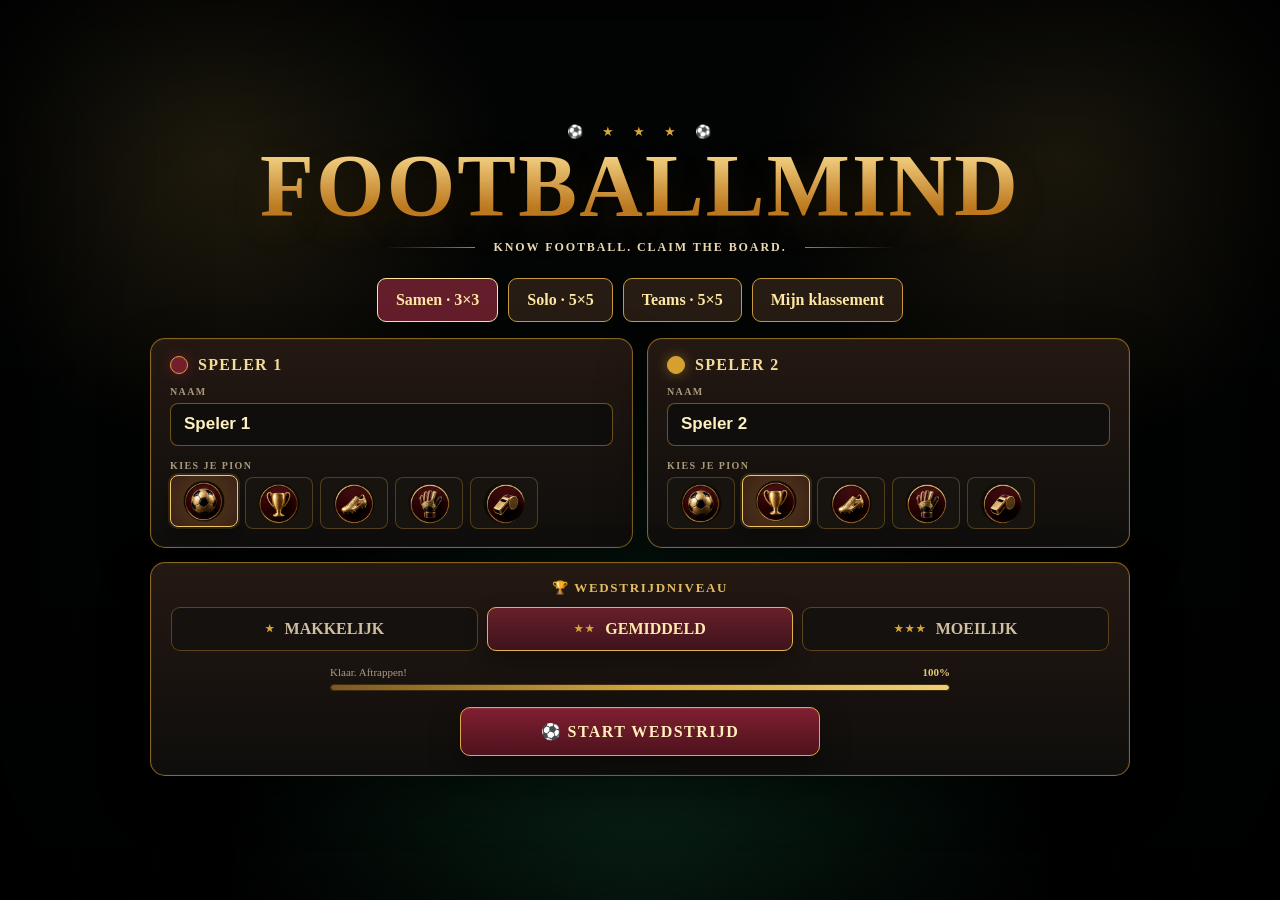
<file: game/index.html>
<!doctype html>
<html lang="nl">
<head>
  <meta charset="utf-8">
  <meta name="viewport" content="width=device-width, initial-scale=1">
  <title>FootballMind</title>
  <link rel="stylesheet" href="style.css">
  <link rel="stylesheet" href="solo.css?v=1">
</head>
<body>
  <div class="fm-page">

    <header class="fm-header">
      <section class="fm-level-card">
        <div class="fm-mini-title">🏆 LEVEL</div>
        <div class="fm-level-row">
          <strong id="levelText">GEMIDDELD</strong>
          <select id="difficulty" aria-label="Moeilijkheid">
            <option value="easy">Makkelijk</option>
            <option value="medium" selected>Gemiddeld</option>
            <option value="hard">Moeilijk</option>
          </select>
        </div>
      </section>

      <section class="fm-brand">
        <div class="fm-brand-mark">★ ★ ★</div>
        <h1>FOOTBALLMIND</h1>
        <div class="fm-slogan"><span></span>KNOW FOOTBALL. CLAIM THE BOARD.<span></span></div>
      </section>

      <button class="fm-settings" type="button">⚙ INSTELLINGEN</button>
    </header>

    <main class="fm-layout">
      <section class="fm-game-column">
        <div class="fm-pitch-shell">
          <section id="board" class="board" aria-label="FootballMind speelbord"></section>
        </div>

        <div class="fm-status-row">
          <span id="message" role="status"></span>
          <span id="sourceStatus">Database laden...</span>
          <span class="fm-hidden-counter"><span id="filled">0</span> / 9</span>
        </div>

        <nav class="fm-bottom-nav" aria-label="Spelacties">
          <button type="button" class="fm-nav-btn">▣ CATEGORIEËN</button>
          <button type="button" class="fm-nav-btn muted" disabled>↶ ONGEDAAN MAKEN</button>
          <button id="newGame" type="button" class="fm-nav-btn primary">⟳ NIEUW SPEL</button>
          <button type="button" class="fm-nav-btn">▥ STATISTIEKEN</button>
        </nav>
      </section>

      <aside class="fm-sidebar">
        <section class="fm-panel fm-turn-panel">
          <h2>BEURT</h2>
          <div class="fm-player active">
            <span class="fm-player-avatar p1"></span>
            <div><strong>SPELER</strong><small>1</small></div>
            <b>0</b>
          </div>
          <div class="fm-player">
            <span class="fm-player-avatar p2"></span>
            <div><strong>SPELER</strong><small>2</small></div>
            <b>0</b>
          </div>
          <p class="fm-one-answer">ÉÉN ANTWOORD PER BEURT</p>
        </section>

        <section class="fm-panel">
          <h2>HOE HET WERKT</h2>
          <div class="fm-howto">
            <p><span>⌕</span> Zoek een speler die past bij de <strong>rij én kolom</strong>.</p>
            <p><span>✓</span> Goed antwoord? Het vak wordt jouw kleur.</p>
            <p><span>↻</span> Fout? Dan is de beurt voor je tegenstander.</p>
          </div>
        </section>

        <section class="fm-panel fm-mode-panel">
          <h2>SPEEL 3×3 OF 5×5</h2>
          <div class="fm-mode-buttons">
            <button class="active" type="button">3 × 3</button>
            <button type="button" disabled>5 × 5</button>
          </div>
        </section>

        <section class="fm-panel fm-stats-panel">
          <h2>JOUW STATISTIEKEN</h2>
          <div><span>🏆 Gewonnen</span><b>—</b></div>
          <div><span>★ Beste reeks</span><b>—</b></div>
          <div><span>◎ Nauwkeurigheid</span><b>—</b></div>
        </section>
      </aside>
    </main>
  </div>

  <script src="database.js?v=5"></script>
  <script src="script.js?v=6"></script>
  <script src="solo.js?v=1"></script>
  <script src="fullscreen.js?v=1"></script>
</body>
</html>
</file>
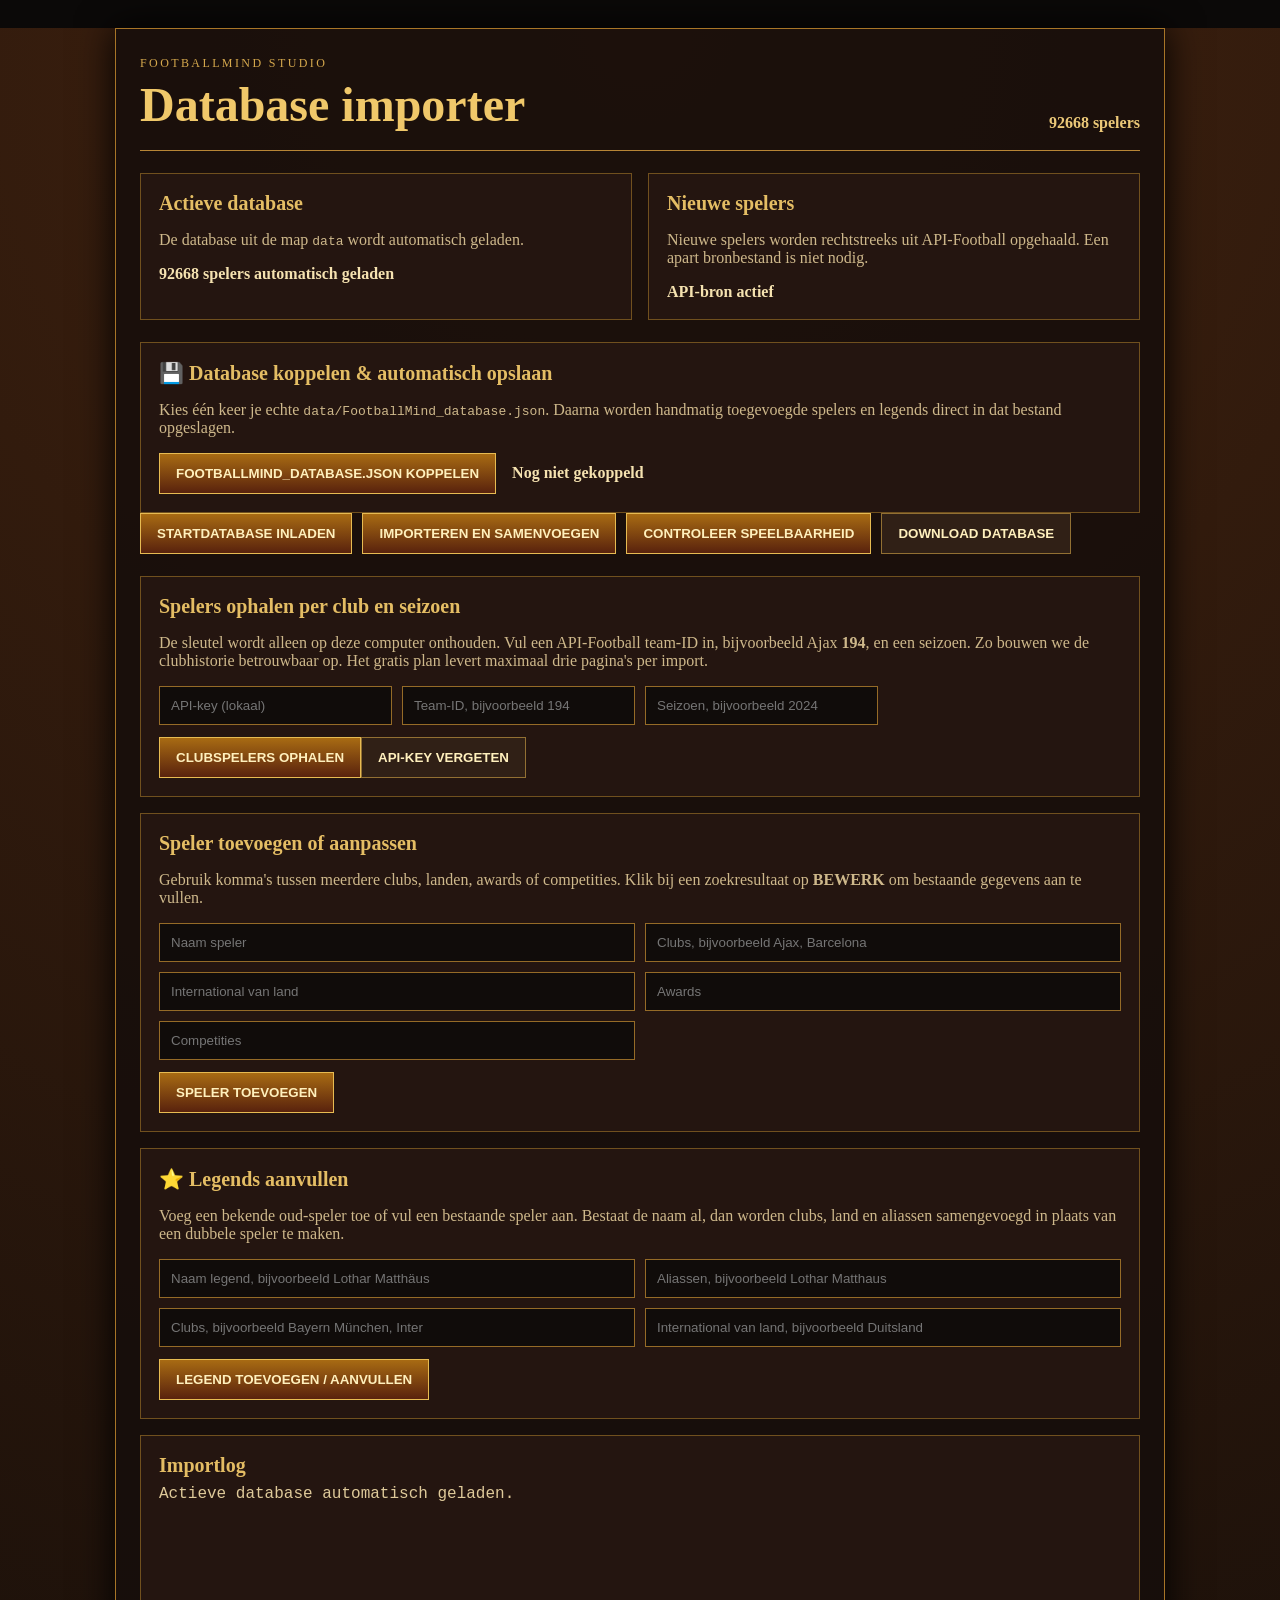
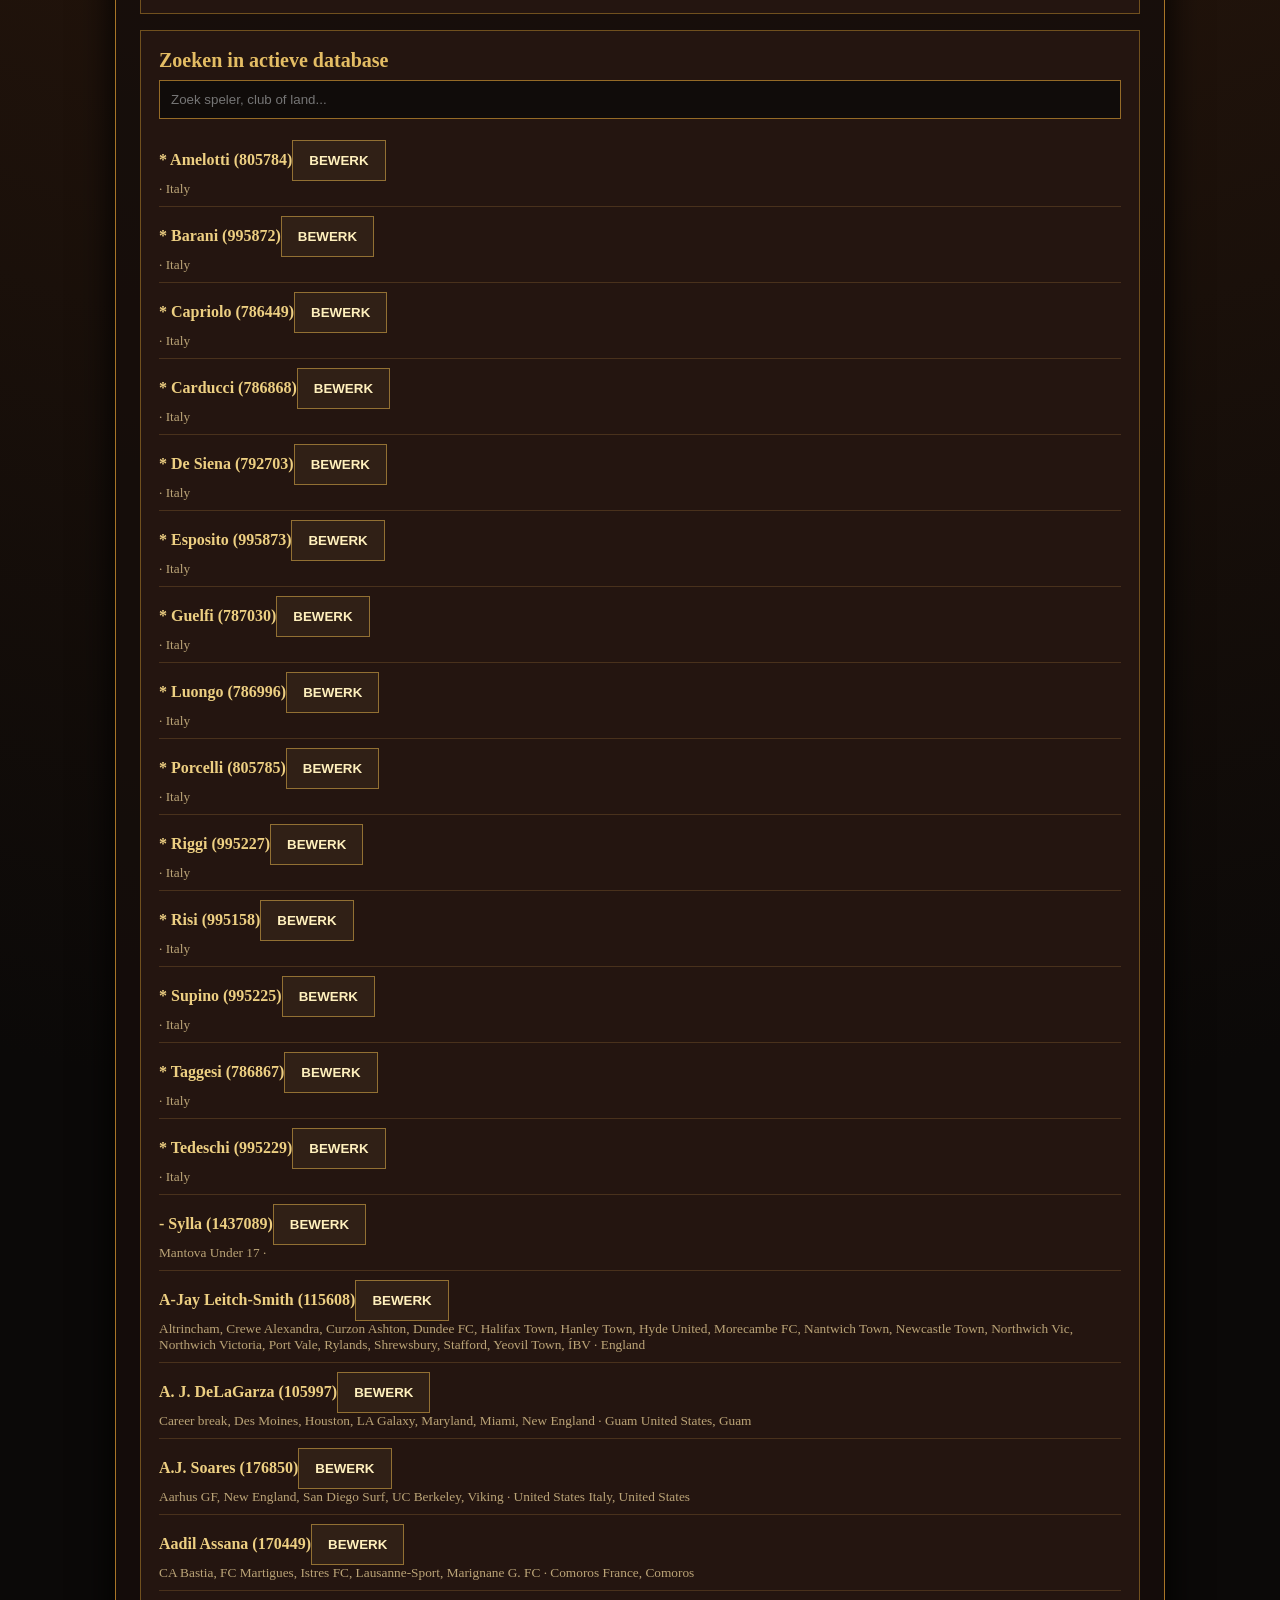
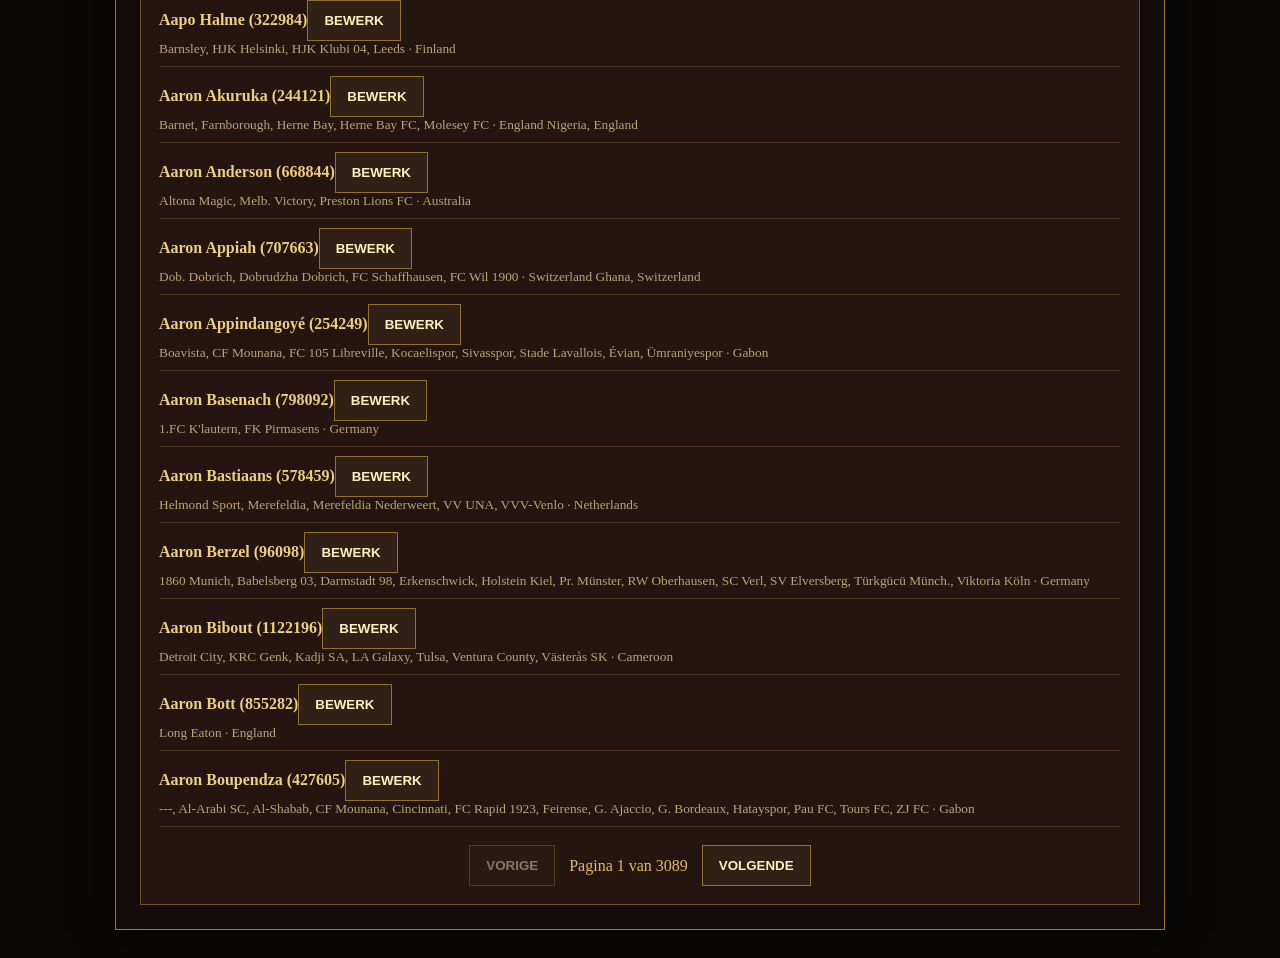
<file: Importer/index.html>
<!doctype html>
<html lang="nl">
<head>
  <meta charset="utf-8">
  <meta name="viewport" content="width=device-width, initial-scale=1">
  <title>FootballMind Importer</title>
  <link rel="stylesheet" href="style.css">
</head>
<body>
  <main class="studio">
    <header><div><span>FOOTBALLMIND STUDIO</span><h1>Database importer</h1></div><strong id="count">0 spelers</strong></header>
    <section class="cards">
      <article><h2>Actieve database</h2><p>De database uit de map <code>data</code> wordt automatisch geladen.</p><strong id="databaseStatus">Database laden...</strong></article>
      <article><h2>Nieuwe spelers</h2><p>Nieuwe spelers worden rechtstreeks uit API-Football opgehaald. Een apart bronbestand is niet nodig.</p><strong>API-bron actief</strong></article>
    </section>
    <section class="panel">
      <h2>💾 Database koppelen & automatisch opslaan</h2>
      <p>Kies één keer je echte <code>data/FootballMind_database.json</code>. Daarna worden handmatig toegevoegde spelers en legends direct in dat bestand opgeslagen.</p>
      <button id="connectDatabase">FOOTBALLMIND_DATABASE.JSON KOPPELEN</button>
      <strong id="saveStatus" style="margin-left:12px;">Nog niet gekoppeld</strong>
    </section>
    <section class="actions"><button id="seedImport">STARTDATABASE INLADEN</button><button id="merge">IMPORTEREN EN SAMENVOEGEN</button><button id="validate">CONTROLEER SPEELBAARHEID</button><button id="download" class="secondary">DOWNLOAD DATABASE</button></section>
    <section class="panel"><h2>Spelers ophalen per club en seizoen</h2><p>De sleutel wordt alleen op deze computer onthouden. Vul een API-Football team-ID in, bijvoorbeeld Ajax <strong>194</strong>, en een seizoen. Zo bouwen we de clubhistorie betrouwbaar op. Het gratis plan levert maximaal drie pagina's per import.</p><div class="form-grid api-grid"><input id="apiKey" type="password" placeholder="API-key (lokaal)" autocomplete="off"><input id="teamId" type="number" placeholder="Team-ID, bijvoorbeeld 194"><input id="season" type="number" placeholder="Seizoen, bijvoorbeeld 2024"></div><button id="fetchApi">CLUBSPELERS OPHALEN</button><button id="clearApiKey" class="secondary">API-KEY VERGETEN</button></section>
    <section class="panel"><h2>Speler toevoegen of aanpassen</h2><p>Gebruik komma's tussen meerdere clubs, landen, awards of competities. Klik bij een zoekresultaat op <strong>BEWERK</strong> om bestaande gegevens aan te vullen.</p><div class="form-grid"><input id="newName" placeholder="Naam speler"><input id="newClubs" placeholder="Clubs, bijvoorbeeld Ajax, Barcelona"><input id="newInternationals" placeholder="International van land"><input id="newAwards" placeholder="Awards"><input id="newCompetitions" placeholder="Competities"></div><button id="addPlayer">SPELER TOEVOEGEN</button><button id="cancelEdit" class="secondary" hidden>BEWERKEN ANNULEREN</button></section>
    <section class="panel">
      <h2>⭐ Legends aanvullen</h2>
      <p>Voeg een bekende oud-speler toe of vul een bestaande speler aan. Bestaat de naam al, dan worden clubs, land en aliassen samengevoegd in plaats van een dubbele speler te maken.</p>
      <div class="form-grid">
        <input id="legendName" placeholder="Naam legend, bijvoorbeeld Lothar Matthäus">
        <input id="legendAliases" placeholder="Aliassen, bijvoorbeeld Lothar Matthaus">
        <input id="legendClubs" placeholder="Clubs, bijvoorbeeld Bayern München, Inter">
        <input id="legendInternationals" placeholder="International van land, bijvoorbeeld Duitsland">
      </div>
      <button id="addLegend">LEGEND TOEVOEGEN / AANVULLEN</button>
    </section>
    <section class="panel"><h2>Importlog</h2><pre id="log">Laad eerst een databasebestand.</pre></section>
    <section class="panel"><h2>Zoeken in actieve database</h2><input id="search" placeholder="Zoek speler, club of land..."><div id="results"></div><div id="resultsPager" class="results-pager"></div></section>
  </main>
  <script src="../game/database.js?v=5"></script>
  <script src="script.js?v=5"></script>
</body>
</html>
</file>
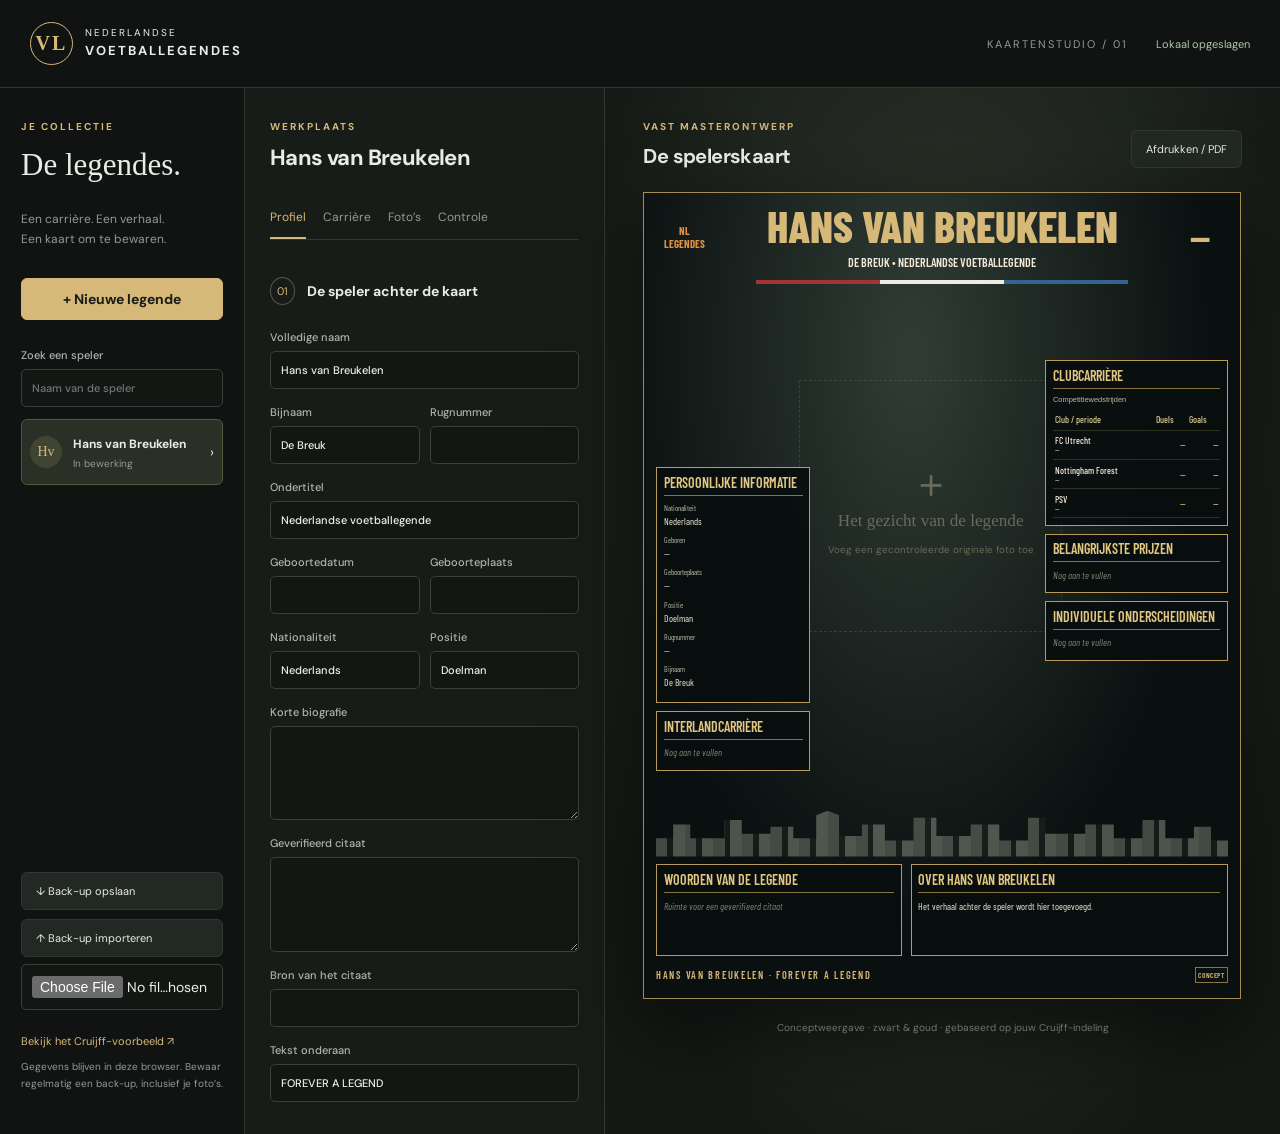
<file: kaartenstudio/index.html>
<!doctype html>
<html lang="nl">
<head><meta charset="utf-8"><meta name="viewport" content="width=device-width,initial-scale=1"><title>Nederlandse Voetballegendes · Studio</title><link rel="stylesheet" href="style.css"></head>
<body>
<header class="topbar"><a class="brand" href="index.html"><span class="brand-icon">VL</span><span>NEDERLANDSE<br><b>VOETBALLEGENDES</b></span></a><span class="edition">KAARTENSTUDIO / 01</span><span id="save-status" role="status">Laden…</span></header>
<main class="workspace">
<aside class="library"><div class="eyebrow">JE COLLECTIE</div><h1>De legendes.</h1><p>Een carrière. Een verhaal.<br>Een kaart om te bewaren.</p><button id="new-player" class="primary">+ Nieuwe legende</button><label class="search-label">Zoek een speler<input id="search" type="search" placeholder="Naam van de speler"></label><div id="players"></div><div class="library-bottom"><button id="backup">↓ Back-up opslaan</button><button id="restore">↑ Back-up importeren</button><input id="import-file" type="file" accept="application/json,.json" hidden><a href="assets/cruijff-referentie.jpeg" target="_blank">Bekijk het Cruijff-voorbeeld ↗</a><p>Gegevens blijven in deze browser. Bewaar regelmatig een back-up, inclusief je foto’s.</p></div></aside>
<section class="editor"><div class="eyebrow">WERKPLAATS</div><h2 id="editor-title">Speler bewerken</h2><nav class="tabs" aria-label="Kaart bewerken"><button data-tab="profile" class="active">Profiel</button><button data-tab="career">Carrière</button><button data-tab="photos">Foto’s</button><button data-tab="check">Controle</button></nav><div id="editor-content"></div></section>
<section class="preview-area"><div class="preview-toolbar"><div><div class="eyebrow">VAST MASTERONTWERP</div><h2>De spelerskaart</h2></div><button id="print">Afdrukken / PDF</button></div><div id="card" class="legend-card"></div><p class="preview-note">Conceptweergave · zwart & goud · gebaseerd op jouw Cruijff-indeling</p></section>
</main>
<dialog id="import-dialog"><h2>Import controleren</h2><p id="import-summary"></p><p>Bestaande ingevulde velden blijven behouden. Alleen lege velden worden aangevuld. Nieuwe spelers worden toegevoegd.</p><div class="dialog-actions"><button id="cancel-import">Annuleren</button><button id="confirm-import" class="primary">Importeren</button></div></dialog>
<div id="toast" role="status" hidden></div><script src="core.js"></script><script src="app.js"></script>
</body></html>
</file>
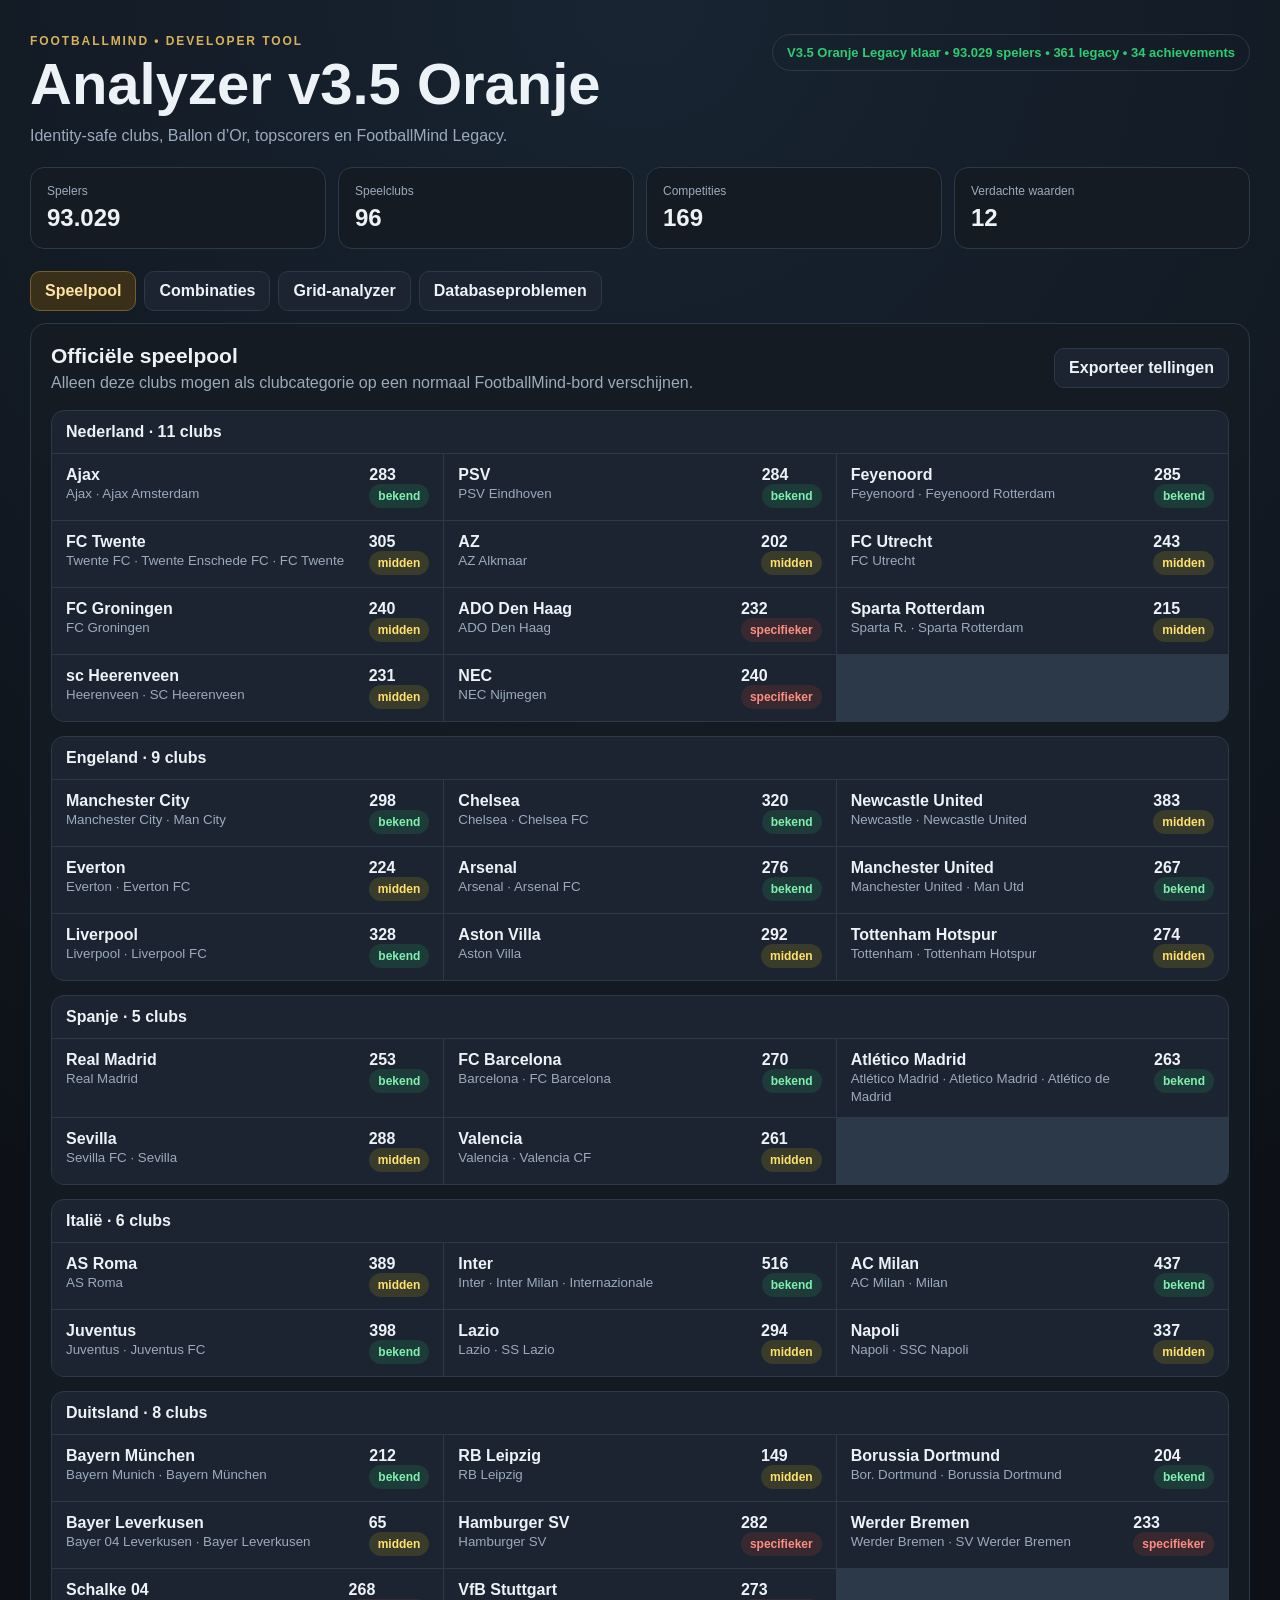
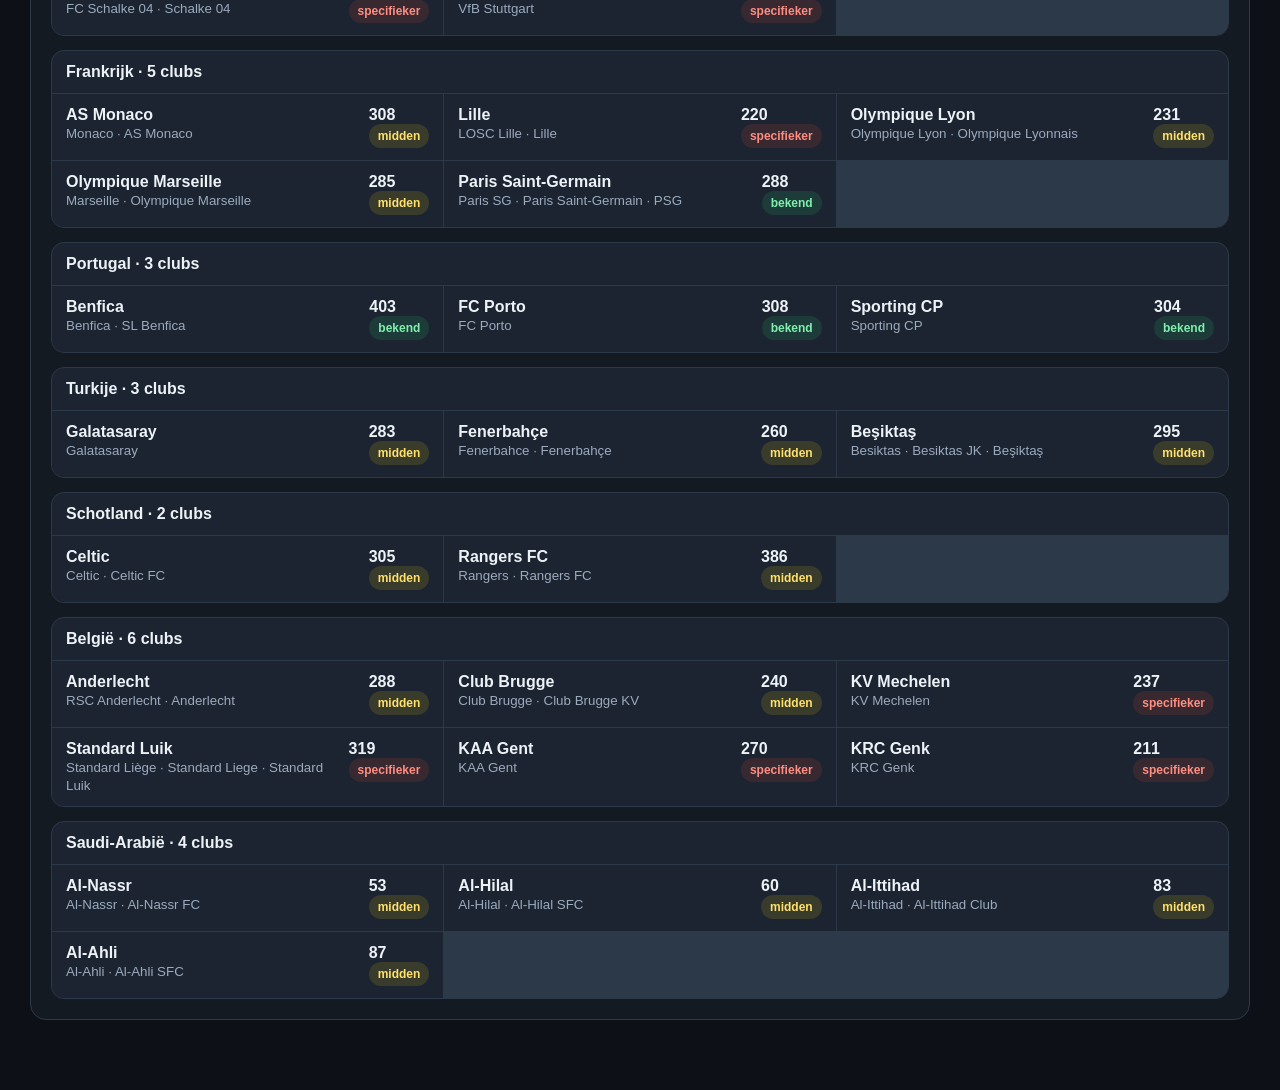
<file: analyzer/analyzer.html>
<!DOCTYPE html>
<html lang="nl">
<head>
  <meta charset="UTF-8" />
  <meta name="viewport" content="width=device-width, initial-scale=1.0" />
  <title>FootballMind Analyzer</title>
  <link rel="stylesheet" href="analyzer.css" />
</head>
<body>
  <main class="shell">
    <header class="hero">
      <div>
        <p class="eyebrow">FOOTBALLMIND • DEVELOPER TOOL</p>
        <h1>Analyzer v3.5 Oranje</h1>
        <p class="sub">Identity-safe clubs, Ballon d’Or, topscorers en FootballMind Legacy.</p>
      </div>
      <div id="loadBadge" class="badge badge-wait">Database laden…</div>
    </header>

    <section class="stats" aria-label="Database statistieken">
      <article><span>Spelers</span><strong id="statPlayers">—</strong></article>
      <article><span>Speelclubs</span><strong id="statPoolClubs">—</strong></article>
      <article><span>Competities</span><strong id="statCompetitions">—</strong></article>
      <article><span>Verdachte waarden</span><strong id="statSuspicious">—</strong></article>
    </section>

    <nav class="tabs" aria-label="Analyzer onderdelen">
      <button class="tab active" data-tab="pool">Speelpool</button>
      <button class="tab" data-tab="combo">Combinaties</button>
      <button class="tab" data-tab="grid">Grid-analyzer</button>
      <button class="tab" data-tab="issues">Databaseproblemen</button>
    </nav>

    <section id="panel-pool" class="panel active">
      <div class="panel-head">
        <div>
          <h2>Officiële speelpool</h2>
          <p>Alleen deze clubs mogen als clubcategorie op een normaal FootballMind-bord verschijnen.</p>
        </div>
        <button id="exportPoolBtn" class="secondary" disabled>Exporteer tellingen</button>
      </div>
      <div id="poolGroups" class="country-groups"></div>
    </section>

    <section id="panel-combo" class="panel">
      <div class="panel-head">
        <div>
          <h2>Combinatie-analyzer</h2>
          <p>Kies twee categorieën en bekijk hoeveel spelers aan beide voorwaarden voldoen.</p>
        </div>
      </div>
      <div class="controls two-col">
        <label>Categorie A<select id="comboA"></select></label>
        <label>Categorie B<select id="comboB"></select></label>
      </div>
      <div class="actions"><button id="analyzeComboBtn" disabled>Analyseer combinatie</button></div>
      <div id="comboResult" class="result empty">Kies twee categorieën.</div>
    </section>

    <section id="panel-grid" class="panel">
      <div class="panel-head">
        <div>
          <h2>3×3 Grid-analyzer</h2>
          <p>Genereer een bord uit de goedgekeurde speelpool en laat alle negen kruisingen keuren.</p>
        </div>
        <div class="actions compact">
          <select id="gridTargetDifficulty" aria-label="Gewenste moeilijkheid">
            <option value="easy">Makkelijk</option>
            <option value="medium" selected>Gemiddeld</option>
            <option value="hard">Moeilijk</option>
          </select>
          <button id="generateGridBtn" disabled>Genereer bord</button>
        </div>
      </div>
      <div id="gridSummary" class="grid-summary empty">Nog geen bord geanalyseerd.</div>
      <div id="gridBoard" class="grid-board"></div>
    </section>

    <section id="panel-issues" class="panel">
      <div class="panel-head">
        <div>
          <h2>Databaseproblemen</h2>
          <p>Waarden die niet als normale club- of competitiecategorie op het bord thuishoren.</p>
        </div>
      </div>
      <div id="issuesList" class="issues"></div>
    </section>
  </main>

  <script src="analyzer.js"></script>
</body>
</html>
</file>
<file: game/style.css>
/* FOOTBALLMIND — MOCKUP REBUILD */
:root{
  --bg:#070706;
  --panel:#160f0b;
  --panel2:#21120d;
  --wine:#4a1119;
  --wine2:#6b1722;
  --gold:#d6a33e;
  --gold2:#f0cf7b;
  --cream:#f5ead2;
  --muted:#a99d86;
  --pitch:#123a18;
  --pitch2:#1f5927;
  --line:rgba(226,174,65,.72);
  --shadow:0 18px 45px rgba(0,0,0,.48);
}

*{box-sizing:border-box}
html,body{min-height:100%;margin:0}
body{
  font-family:Georgia,"Times New Roman",serif;
  color:var(--cream);
  background:
    linear-gradient(rgba(4,4,3,.42),rgba(4,4,3,.72)),
    radial-gradient(circle at 50% 8%,rgba(99,17,25,.30),transparent 34%),
    url("../images/stadium-bg.png") center/cover fixed,
    #060605;
}

body::after{
  content:"";
  position:fixed; inset:0; pointer-events:none;
  background:
    linear-gradient(to bottom,rgba(0,0,0,.02),rgba(0,0,0,.24) 60%,rgba(0,0,0,.64)),
    radial-gradient(circle at 15% 16%,rgba(255,235,177,.10),transparent 10%),
    radial-gradient(circle at 85% 16%,rgba(255,235,177,.10),transparent 10%);
}

button,select{font:inherit}
button{cursor:pointer}
.fm-page{
  position:relative; z-index:1;
  width:min(1320px,calc(100vw - 90px));
  margin:0 auto;
  padding:24px 0 38px;
}

.fm-header{
  position:relative;
  min-height:175px;
  display:grid;
  grid-template-columns:220px 1fr 220px;
  align-items:start;
  gap:18px;
}

.fm-level-card,.fm-settings,.fm-panel{
  background:linear-gradient(180deg,rgba(33,15,11,.96),rgba(14,10,8,.97));
  border:1px solid var(--line);
  box-shadow:var(--shadow);
  border-radius:12px;
}

.fm-level-card{padding:14px 16px;margin-top:20px}
.fm-mini-title{font-size:12px;letter-spacing:.16em;color:var(--gold2);font-weight:800}
.fm-level-row{display:flex;align-items:center;justify-content:space-between;gap:10px;margin-top:6px}
.fm-level-row strong{font-size:20px;color:#fff0cf}
#difficulty{
  max-width:104px;
  color:var(--gold2);
  background:#170f0c;
  border:1px solid rgba(214,163,62,.55);
  border-radius:7px;
  padding:7px 8px;
}

.fm-brand{text-align:center;padding-top:3px}
.fm-brand-mark{color:var(--gold);letter-spacing:.5em;font-size:18px;margin-bottom:4px}
.fm-brand h1{
  margin:0;
  font-family:Impact,"Arial Narrow",sans-serif;
  font-size:clamp(52px,5vw,82px);
  line-height:.95;
  letter-spacing:.035em;
  color:#d6a23c;
  text-shadow:0 2px 0 #6d4511,0 7px 20px rgba(0,0,0,.78);
}
.fm-slogan{
  margin-top:13px;
  display:flex;align-items:center;justify-content:center;gap:13px;
  font-size:13px;font-weight:800;letter-spacing:.15em;color:#eee3cf;
}
.fm-slogan span{width:88px;height:1px;background:linear-gradient(90deg,transparent,var(--gold))}
.fm-slogan span:last-child{background:linear-gradient(90deg,var(--gold),transparent)}

.fm-settings{
  margin-top:20px;
  padding:15px 16px;
  color:var(--gold2);
  font-weight:800;
  letter-spacing:.05em;
}

.fm-layout{
  display:grid;
  grid-template-columns:minmax(0,1fr) 245px;
  gap:16px;
  align-items:start;
}

.fm-pitch-shell{
  position:relative;
  padding:8px;
  border:1px solid rgba(212,160,58,.44);
  background:
    linear-gradient(rgba(7,22,10,.62),rgba(7,18,9,.78)),
    radial-gradient(circle at 50% 50%,rgba(52,106,51,.20),transparent 55%);
  box-shadow:0 20px 55px rgba(0,0,0,.50);
  overflow:hidden;
}
.fm-pitch-shell::before{
  content:"";position:absolute;inset:10px;pointer-events:none;opacity:.24;
  border:1px solid rgba(255,255,255,.26);
  background:
    linear-gradient(90deg,transparent 49.8%,rgba(255,255,255,.32) 50%,transparent 50.2%),
    radial-gradient(circle at 50% 50%,transparent 0 10%,rgba(255,255,255,.28) 10.2% 10.6%,transparent 10.8%);
}

.board{
  position:relative; z-index:1;
  display:grid;
  grid-template-columns:145px repeat(3,minmax(0,1fr));
  grid-template-rows:108px repeat(3,142px);
  gap:6px;
  width:100%;
}

.cell{
  min-width:0;
  border-radius:9px;
  border:1px solid rgba(225,173,64,.82);
  overflow:hidden;
}
.corner{
  border-color:transparent;
  background:transparent;
  display:grid;place-items:center;
}
.fm-corner-ball{font-size:38px;filter:drop-shadow(0 8px 10px rgba(0,0,0,.5))}
.clue{
  background:linear-gradient(180deg,rgba(67,18,19,.97),rgba(28,12,10,.98));
  color:#f5dfaf;
  display:grid;place-items:center;
  box-shadow:inset 0 0 24px rgba(0,0,0,.22),0 8px 18px rgba(0,0,0,.20);
}
.fm-clue-card{
  width:100%;height:100%;
  display:flex;flex-direction:column;align-items:center;justify-content:center;
  gap:8px;padding:10px;text-align:center;
}
.fm-clue-icon{font-size:48px;line-height:1;filter:drop-shadow(0 6px 8px rgba(0,0,0,.42))}
.fm-clue-award .fm-clue-icon{font-size:44px}
.fm-clue-label{
  font-family:Arial,Helvetica,sans-serif;
  font-size:12px;font-weight:900;line-height:1.1;
  letter-spacing:.035em;text-transform:uppercase;color:#f2dcae;
}

.answer{
  appearance:none;
  display:flex;flex-direction:column;align-items:center;justify-content:center;
  gap:7px;
  background:
    linear-gradient(rgba(18,72,27,.78),rgba(8,48,17,.87)),
    repeating-linear-gradient(90deg,rgba(255,255,255,.018) 0 2px,transparent 2px 86px);
  color:#e9cd83;
  font-family:Arial,Helvetica,sans-serif;
  font-size:13px;font-weight:800;
  box-shadow:inset 0 0 30px rgba(0,0,0,.22);
  transition:.16s ease;
}
.answer:hover{
  transform:translateY(-2px);
  border-color:#f0c76e;
  box-shadow:inset 0 0 28px rgba(0,0,0,.16),0 10px 22px rgba(0,0,0,.30);
}
.answer .fm-empty-plus{font-size:20px;color:#f0d28b}
.answer.correct{
  background:linear-gradient(180deg,rgba(76,18,26,.94),rgba(32,13,13,.96));
}
.fm-correct-check{
  width:34px;height:34px;border-radius:50%;display:grid;place-items:center;
  background:#d6a33e;color:#170c08;font-family:Arial,sans-serif;font-size:20px;font-weight:900;
}
.fm-correct-label{font:800 9px Arial,sans-serif;letter-spacing:.22em;color:#cda551}
.fm-correct-name{font-size:17px;color:#fff0c1;text-align:center;padding:0 8px}

.fm-sidebar{display:flex;flex-direction:column;gap:14px}
.fm-panel{overflow:hidden}
.fm-panel h2{
  margin:0;padding:12px 14px 10px;
  color:var(--gold);text-align:center;font-size:13px;letter-spacing:.12em;
  border-bottom:1px solid rgba(214,163,62,.26);
}
.fm-turn-panel{padding-bottom:10px}
.fm-player{
  margin:10px 11px 0;padding:10px;
  display:grid;grid-template-columns:38px 1fr auto;gap:9px;align-items:center;
  border-radius:8px;
}
.fm-player.active{background:linear-gradient(90deg,rgba(94,18,29,.70),rgba(50,13,19,.10))}
.fm-player-avatar{width:36px;height:36px;border-radius:50%;border:1px solid rgba(214,163,62,.7)}
.fm-player-avatar.p1{background:#5a1722}
.fm-player-avatar.p2{background:#d1a038}
.fm-player div{display:flex;align-items:baseline;gap:5px}
.fm-player strong{font-size:14px}.fm-player small{font-size:12px;color:#d2c09d}
.fm-player b{font-size:26px;color:#f1d27f}
.fm-one-answer{text-align:center;color:#9d907c;font:700 10px Arial,sans-serif;letter-spacing:.08em;margin:11px 0 2px}

.fm-howto{padding:12px 15px 14px}
.fm-howto p{display:grid;grid-template-columns:24px 1fr;gap:7px;margin:10px 0;color:#ddd0bb;font-size:13px;line-height:1.35}
.fm-howto span{color:var(--gold2);font-size:18px}
.fm-howto strong{color:#f1d696}
.fm-mode-buttons{display:grid;grid-template-columns:1fr 1fr;gap:8px;padding:12px}
.fm-mode-buttons button{
  border:1px solid rgba(214,163,62,.46);border-radius:7px;padding:12px;
  background:#17120f;color:#e8d5ae;font-weight:800;
}
.fm-mode-buttons .active{background:linear-gradient(180deg,#681928,#4a101a);color:#fff0cf}
.fm-stats-panel div{
  display:flex;justify-content:space-between;padding:12px 14px;
  border-top:1px solid rgba(255,255,255,.07);color:#d9c9ad;font-size:13px;
}
.fm-stats-panel b{color:#f0d27c}

.fm-status-row{
  min-height:26px;display:flex;align-items:center;justify-content:space-between;gap:10px;
  padding:7px 4px 0;color:#9f927c;font:12px Arial,sans-serif;
}
#message{color:#e8c56a;font-weight:700}
.fm-hidden-counter{display:none}

.fm-bottom-nav{
  display:grid;grid-template-columns:1.15fr 1.15fr .8fr .8fr;gap:8px;margin-top:10px;
}
.fm-nav-btn{
  border:1px solid rgba(214,163,62,.44);border-radius:8px;padding:13px 12px;
  background:linear-gradient(180deg,rgba(28,20,16,.98),rgba(12,10,8,.98));
  color:#e4c477;font-weight:900;letter-spacing:.035em;
}
.fm-nav-btn.primary{background:linear-gradient(180deg,#5e1721,#3f1017);color:#f3d98d}
.fm-nav-btn.muted{opacity:.42;cursor:default}

@media(max-width:1180px){
  .fm-page{width:min(1080px,calc(100vw - 20px))}
  .fm-header{grid-template-columns:210px 1fr 210px}
  .fm-layout{grid-template-columns:minmax(0,1fr) 230px}
  .board{grid-template-columns:145px repeat(3,minmax(0,1fr));grid-template-rows:115px repeat(3,150px)}
  .fm-brand h1{font-size:58px}
}
@media(max-width:900px){
  .fm-header{grid-template-columns:1fr 1fr;min-height:auto}
  .fm-brand{grid-column:1 / -1;grid-row:1}.fm-level-card{grid-row:2}.fm-settings{grid-row:2}
  .fm-layout{grid-template-columns:1fr}
  .fm-sidebar{display:grid;grid-template-columns:repeat(2,1fr)}
}


/* V2 compact framing: laat het stadion bewust rondom het spel zichtbaar */
body{
  background-position:center top;
  background-size:cover;
  background-attachment:fixed;
}
.fm-page{
  min-height:100vh;
}
.fm-layout{
  margin-top:2px;
}
.fm-pitch-shell{
  border-radius:10px;
}
@media (min-width:1400px){
  .fm-page{
    width:min(1280px,calc(100vw - 150px));
  }
}


/* =========================================================
   FOOTBALLMIND — ONE SCREEN DESKTOP FIT
   Definitieve mock-up verhoudingen
   ========================================================= */
@media (min-width: 1100px) {
  body{
    overflow-x:hidden;
  }

  .fm-page{
    width:min(1360px, calc(100vw - 70px));
    padding:14px 0 22px;
  }

  .fm-header{
    min-height:148px;
    grid-template-columns:190px minmax(0,1fr) 190px;
    gap:16px;
  }

  .fm-level-card,
  .fm-settings{
    margin-top:10px;
  }

  .fm-level-card{
    padding:10px 13px;
  }

  .fm-level-row strong{
    font-size:17px;
  }

  .fm-brand{
    padding-top:0;
  }

  .fm-brand-mark{
    font-size:14px;
    margin-bottom:1px;
  }

  .fm-brand h1{
    font-size:clamp(50px,4.8vw,76px);
  }

  .fm-slogan{
    margin-top:8px;
    font-size:11px;
  }

  .fm-layout{
    grid-template-columns:minmax(0,1fr) 235px;
    gap:15px;
  }

  .fm-pitch-shell{
    padding:7px;
  }

  .board{
    grid-template-columns:130px repeat(3,minmax(0,1fr));
    grid-template-rows:90px repeat(3,126px);
    gap:5px;
  }

  .cell{
    border-radius:7px;
  }

  .fm-clue-card{
    gap:5px;
    padding:6px;
  }

  .fm-clue-icon{
    font-size:31px;
  }

  .fm-clue-award .fm-clue-icon{
    font-size:29px;
  }

  .fm-clue-label{
    font-size:11px;
  }

  .answer{
    font-size:12px;
  }

  .fm-correct-name{
    font-size:14px;
  }

  .fm-sidebar{
    gap:9px;
  }

  .fm-panel h2{
    padding:8px 10px 7px;
    font-size:11px;
  }

  .fm-player{
    margin:6px 8px 0;
    padding:7px;
    grid-template-columns:30px 1fr auto;
  }

  .fm-player-avatar{
    width:29px;
    height:29px;
  }

  .fm-player strong{
    font-size:12px;
  }

  .fm-player b{
    font-size:20px;
  }

  .fm-one-answer{
    margin:7px 0 1px;
    font-size:8px;
  }

  .fm-howto{
    padding:7px 10px 9px;
  }

  .fm-howto p{
    margin:6px 0;
    font-size:11px;
    line-height:1.25;
  }

  .fm-howto span{
    font-size:14px;
  }

  .fm-mode-buttons{
    padding:7px;
  }

  .fm-mode-buttons button{
    padding:8px;
  }

  .fm-stats-panel div{
    padding:7px 10px;
    font-size:11px;
  }

  .fm-status-row{
    min-height:20px;
    padding-top:4px;
    font-size:10px;
  }

  .fm-bottom-nav{
    margin-top:6px;
    gap:7px;
  }

  .fm-nav-btn{
    padding:10px 8px;
    font-size:11px;
  }
}

/* Op lagere laptops nog een tikje compacter, zonder browserzoom nodig te hebben. */
@media (min-width:1100px) and (max-height:850px){
  .fm-page{
    padding-top:8px;
  }

  .fm-header{
    min-height:124px;
  }

  .fm-brand h1{
    font-size:56px;
  }

  .board{
    grid-template-columns:118px repeat(3,minmax(0,1fr));
    grid-template-rows:78px repeat(3,108px);
  }

  .fm-clue-icon{
    font-size:27px;
  }

  .fm-sidebar{
    gap:7px;
  }

  .fm-bottom-nav{
    margin-top:4px;
  }
}


/* =========================================================
   FOOTBALLMIND — POSITION TWEAKS
   ========================================================= */
@media (min-width:1100px){
  .fm-level-card{
    margin-left:42px;
  }

  .fm-sidebar{
    margin-top:-24px;
    gap:7px;
  }

  .fm-sidebar .fm-panel h2{
    padding-top:7px;
    padding-bottom:6px;
  }

  .fm-sidebar .fm-howto{
    padding-top:6px;
    padding-bottom:7px;
  }

  .fm-sidebar .fm-howto p{
    margin:5px 0;
  }

  .fm-sidebar .fm-stats-panel div{
    padding-top:6px;
    padding-bottom:6px;
  }
}
/* =========================================================
   FOOTBALLMIND — BEURTBALK / SIDEBAR LAYOUT FIX
   Plaats dit HELEMAAL ONDERAAN je bestaande style.css
   ========================================================= */

#fmTopTurnBanner {
    position: absolute !important;
    top: 138px !important;
    left: 50% !important;
    z-index: 40 !important;
    width: min(610px, 48vw) !important;
    min-height: 54px !important;
    display: flex !important;
    align-items: center !important;
    justify-content: center !important;
    gap: 10px !important;
    padding: 10px 22px !important;
    margin: 0 !important;
    transform: translateX(-50%) !important;
    border: 1px solid rgba(221, 169, 54, .95) !important;
    border-radius: 13px !important;
    background:
        radial-gradient(circle at 50% 0%, rgba(124, 76, 22, .18), transparent 55%),
        linear-gradient(180deg, rgba(22, 19, 14, .98), rgba(8, 9, 8, .98)) !important;
    box-shadow:
        0 9px 22px rgba(0, 0, 0, .52),
        0 0 14px rgba(213, 164, 53, .16),
        inset 0 0 18px rgba(234, 190, 77, .035) !important;
    color: #f7dda0 !important;
    font-family: Georgia, "Times New Roman", serif !important;
    font-size: 19px !important;
    font-weight: 900 !important;
    line-height: 1 !important;
    letter-spacing: .035em !important;
    text-align: center !important;
    text-transform: uppercase !important;
    pointer-events: none !important;
}

#board {
    margin-top: 72px !important;
}

.board-wrap,
.board-shell,
.game-board-wrap,
.game-board-shell {
    overflow: visible !important;
}

#fmTurnRoster {
    padding: 7px 10px 10px !important;
}

.fm-turn-roster-row {
    display: grid !important;
    grid-template-columns: 42px minmax(0, 1fr) 30px !important;
    align-items: center !important;
    min-height: 48px !important;
    gap: 10px !important;
    margin: 3px 0 !important;
    padding: 5px 8px !important;
    border: 1px solid transparent !important;
    border-radius: 10px !important;
    background: transparent !important;
    transition:
        background .2s ease,
        border-color .2s ease,
        box-shadow .2s ease,
        opacity .2s ease !important;
}

.fm-turn-roster-row.active {
    opacity: 1 !important;
    border-color: rgba(211, 157, 43, .92) !important;
    background:
        linear-gradient(90deg, rgba(111, 23, 39, .95), rgba(73, 19, 28, .65)) !important;
    box-shadow:
        inset 3px 0 0 #d7a93f,
        0 0 12px rgba(191, 136, 35, .10) !important;
}

.fm-turn-roster-row:not(.active) {
    opacity: .82 !important;
}

.fm-turn-roster-pawn {
    width: 38px !important;
    height: 38px !important;
    display: grid !important;
    place-items: center !important;
    border: 1px solid rgba(220, 170, 64, .95) !important;
    border-radius: 50% !important;
    background:
        radial-gradient(circle at 35% 25%, #9c3448, #611828 70%) !important;
    box-shadow:
        0 4px 11px rgba(0, 0, 0, .38),
        inset 0 0 8px rgba(255, 224, 153, .06) !important;
    font-size: 20px !important;
    line-height: 1 !important;
}

.fm-turn-roster-row.player-2 .fm-turn-roster-pawn {
    background:
        radial-gradient(circle at 35% 25%, #e4b64a, #9a6714 72%) !important;
    color: #21150b !important;
}

.fm-turn-roster-name {
    min-width: 0 !important;
    overflow: hidden !important;
    white-space: nowrap !important;
    text-overflow: ellipsis !important;
    color: #f3dfac !important;
    font-family: Georgia, "Times New Roman", serif !important;
    font-size: 16px !important;
    font-weight: 900 !important;
    letter-spacing: .025em !important;
    text-transform: uppercase !important;
}

.fm-turn-roster-score {
    min-width: 26px !important;
    color: #ffe5a2 !important;
    font-size: 18px !important;
    font-weight: 900 !important;
    text-align: right !important;
}

#fmTurnRosterStatus,
.fm-turn-label,
#fmCurrentTurn {
    display: none !important;
}

@media (min-width: 1450px) {
    #fmTopTurnBanner {
        top: 142px !important;
        width: min(620px, 44vw) !important;
        font-size: 20px !important;
    }

    #board {
        margin-top: 76px !important;
    }
}

@media (max-width: 1200px) {
    #fmTopTurnBanner {
        top: 126px !important;
        width: min(540px, 52vw) !important;
        min-height: 48px !important;
        font-size: 16px !important;
    }

    #board {
        margin-top: 64px !important;
    }
}

@media (max-width: 850px) {
    #fmTopTurnBanner {
        display: none !important;
    }

    #board {
        margin-top: 0 !important;
    }
}
.fm-sidebar .fm-howto p {
  display: block;
  margin: 6px 0;
  line-height: 1.4;
  overflow-wrap: break-word;
}

/* Header and board alignment. */
.fm-header {display:block;min-height:0;margin-bottom:22px}
.fm-level-card,.fm-settings {display:none}
.fm-header .fm-brand {padding-top:0}
.fm-layout .fm-pitch-shell {padding:7px}
#fmTopTurnBanner {
  position:relative !important;
  top:auto !important;
  left:auto !important;
  transform:none !important;
  width:min(610px,100%) !important;
  height:54px !important;
  min-height:54px !important;
  margin:0 auto 14px !important;
  font-size:clamp(14px,1.5vw,20px) !important;
}
#board {margin-top:0 !important}
.fm-layout .fm-sidebar {margin-top:0;padding-top:76px}
.fm-solo-active .fm-layout .fm-sidebar {padding-top:0}
@media(max-width:980px) {
  .fm-layout .fm-sidebar {padding-top:0}
}
@media(max-width:850px) {
  #fmTopTurnBanner {display:none !important}
  .fm-header {margin-bottom:16px}
}

/* The grid determines the sidebar position and height. */
@media (min-width: 981px) {
  body:not(.fm-solo-active) .fm-layout .fm-sidebar {
    display: flex;
    flex-direction: column;
    margin-top: var(--fm-grid-offset, 0px) !important;
    padding-top: 0 !important;
    height: var(--fm-grid-height, auto);
    min-height: 0;
    gap: 10px;
    justify-content: space-between;
    overflow-y: auto;
    scrollbar-width: thin;
  }
  body:not(.fm-solo-active) .fm-sidebar > .fm-panel {
    flex-shrink: 0;
  }
}


@media (min-width:981px) {
  body:not(.fm-solo-active) .fm-layout .fm-sidebar {
    margin-top:0 !important;
    padding-top:0 !important;
    overflow:visible;
    scrollbar-width:auto;
  }
}

/* Phone and tablet layouts, shared by all three modes. */
@media (max-width: 980px) {
  html, body {max-width:100%;overflow-x:hidden}
  .fm-page {
    width:100%;
    padding:16px max(10px,env(safe-area-inset-right)) max(24px,env(safe-area-inset-bottom)) max(10px,env(safe-area-inset-left));
  }
  .fm-header {display:block;min-height:0;margin-bottom:18px}
  .fm-brand h1 {font-size:clamp(34px,9vw,60px);letter-spacing:.02em}
  .fm-brand-mark {font-size:12px}
  .fm-slogan {font-size:9px;letter-spacing:.06em;gap:7px}
  .fm-slogan span {width:28px;flex-shrink:1}
  .fm-layout {display:flex;flex-direction:column;gap:12px;min-width:0}
  .fm-layout .fm-sidebar {display:contents !important;padding:0;margin:0;height:auto}
  .fm-game-column {order:2;width:100%;min-width:0}
  .fm-sidebar > .fm-panel {order:3;width:100%;min-width:0}
  .fm-sidebar > .fm-turn-panel,
  .fm-sidebar > #fmSoloPanel {order:1}
  .fm-turn-panel {padding-bottom:6px}
  #fmCurrentTurn {display:none}
  #fmTurnRoster {display:grid;grid-template-columns:minmax(0,1fr) minmax(0,1fr);gap:4px;padding:6px !important}
  #fmTurnRoster .fm-turn-roster-row {grid-template-columns:30px minmax(0,1fr) 20px !important;gap:5px !important;margin:0 !important;padding:5px !important;min-height:54px !important}
  #fmTurnRoster .fm-turn-roster-name {white-space:normal !important;overflow-wrap:anywhere;font-size:13px !important;line-height:1.25}
  #fmTurnRosterStatus {grid-column:1/-1;text-align:center;font-size:13px}
  #fmTurnRoster .fm-turn-roster-pawn img {max-width:28px;max-height:28px}
  #fmTopTurnBanner {display:none !important}
  #board {margin-top:0 !important}
  .fm-layout .fm-pitch-shell {padding:5px;max-width:100%;overflow-x:auto;overscroll-behavior-x:contain;-webkit-overflow-scrolling:touch;touch-action:pan-x pan-y}
  body:not(.fm-solo-active):not(.fm-teams-active) #board {
    min-width:0;
    grid-template-columns:68px repeat(3,minmax(0,1fr));
    grid-template-rows:82px repeat(3,minmax(94px,auto));
    gap:4px;
  }
  #board .cell {border-radius:6px}
  #board .fm-clue-card {padding:4px;gap:5px}
  #board .fm-clue-logo-box {width:36px !important;height:36px !important}
  #board .fm-clue-icon {font-size:30px !important}
  #board .fm-clue-icon img {max-width:36px;max-height:36px}
  #board .fm-clue-label {font-size:10px !important;line-height:1.15;letter-spacing:0;overflow-wrap:anywhere}
  #board .answer {font-size:11px;gap:4px;padding:4px;min-height:44px}
  #board .fm-correct-photo-wrap {width:34px !important;height:34px !important;flex-basis:34px !important}
  #board .fm-correct-name {font-size:11px !important;line-height:1.2;padding:0;white-space:normal;overflow-wrap:anywhere}
  #board .fm-correct-label {font-size:8px}
  #board .answer:hover {transform:none}
  #board .cell.answer.correct:hover .fm-correct-photo-wrap {transform:none !important}
  .fm-solo-active #board,
  .fm-teams-active #board {
    min-width:660px !important;
    grid-template-columns:90px repeat(5,minmax(104px,1fr)) !important;
    grid-template-rows:84px repeat(5,100px) !important;
    gap:4px !important;
  }
  .fm-solo-active .fm-pitch-shell::after,
  .fm-teams-active .fm-pitch-shell::after {
    content:'Schuif het bord naar links of rechts';
    display:block;
    position:sticky;
    left:0;
    padding:10px 2px 4px;
    color:#e9cd83;
    font:12px/1.4 Arial,sans-serif;
  }
  .fm-bottom-nav {display:grid;grid-template-columns:1fr 1fr;gap:7px}
  .fm-nav-btn,.fm-mode-buttons button {min-height:44px;padding:10px 8px;font-size:12px;white-space:normal}
  .fm-status-row {flex-wrap:wrap;gap:6px;font-size:12px}
  #sourceStatus {max-width:100%;overflow-wrap:anywhere}
  .fm-solo-active #fmSoloPanel {display:block !important}
  .fm-solo-metrics {justify-content:space-around}
  #playerSearchModal {padding:8px !important}
  #playerSearchModal .fm-player-dialog {
    width:min(560px,100%) !important;
    max-height:calc(100dvh - 16px) !important;
    padding:20px 12px 12px !important;
  }
  #playerSearchModal .fm-player-dialog h2 {font-size:25px}
  #fmPlayerMatchup {font-size:14px;margin-bottom:12px;overflow-wrap:anywhere}
  #fmPlayerSearchInput {font-size:16px !important;min-height:44px}
  #fmPlayerResults {max-height:34dvh !important}
  #playerSearchModal .fm-player-result {min-height:72px;gap:10px;padding:9px 7px;font-size:16px}
  #playerSearchModal .fm-player-result-photo {width:56px;height:56px;flex-basis:56px}
  #fmPlayerSearchPages {flex-wrap:wrap}
  #fmPlayerSearchPages button,#fmPassTurn {min-height:44px}
  #fmStartScreen {padding:12px !important;height:100dvh;overflow-y:auto;align-items:start}
  #fmStartScreen .fm-start-shell {width:100%;max-width:650px;margin:12px auto}
  #fmStartScreen .fm-start-setup {grid-template-columns:1fr !important}
  #fmStartScreen .fm-start-level {grid-column:auto !important}
  #fmStartScreen .fm-start-shell h1 {font-size:clamp(32px,9vw,54px)}
  #fmStartScreen .fm-start-player input {font-size:16px}
  .fm-solo-mode-picker {gap:7px}
  .fm-solo-mode-picker button {min-height:44px;padding:10px 12px;font-size:14px}
  .fm-winner-card {max-width:calc(100vw - 20px);max-height:90dvh;overflow-y:auto}
  .fm-winner-actions {flex-wrap:wrap}
  .fm-winner-actions button {min-height:44px}
  #fmMissedAnswers,#fmDuelStatistics,#fmSoloLeaderboard {max-width:calc(100vw - 16px);max-height:90dvh;padding:16px !important}
}
</file>
<file: game/solo.css>
.fm-solo-mode-picker{display:flex;flex-wrap:wrap;justify-content:center;gap:10px;margin:16px 0}.fm-solo-mode-picker button,#fmSoloPanel button,#fmSoloLeaderboard button{padding:12px 18px;border:1px solid #c99a3c;border-radius:9px;background:#271c13;color:#ffe7a3;font-weight:bold;cursor:pointer}.fm-solo-mode-picker button[aria-pressed=true]{background:#641d2b;border-color:#ffe7a3}.fm-solo-mode-picker p{flex-basis:100%;max-width:700px;color:#cfc0a0;line-height:1.5;font-size:13px;margin:4px auto}#fmStartScreen:not(.fm-solo-setup) #fmSoloStartHint{display:none}.fm-solo-setup .player-2,.fm-solo-setup .fm-pawn-picker,.fm-solo-setup .fm-start-label{display:none}.fm-solo-setup .player-1{grid-column:1/-1}.fm-solo-active #fmStartScreen.closed{transition:none}#fmSoloPanel{display:none}.fm-solo-active #fmSoloPanel{display:block;padding:18px}.fm-solo-active .fm-sidebar>.fm-panel:not(#fmSoloPanel),.fm-solo-active #fmTopTurnBanner,.fm-solo-active .fm-hidden-counter{display:none!important}.fm-solo-metrics{display:flex;justify-content:space-between;gap:16px}.fm-solo-metrics small,.fm-solo-metrics strong{display:block}.fm-solo-metrics strong{font-size:30px;color:#ffe5a1;font-variant-numeric:tabular-nums}.fm-solo-metrics small{color:#bdab8a;font-size:11px;letter-spacing:.12em}#fmSoloPanel p{font-size:13px;line-height:1.5;color:#ddceb0}#fmSoloPanel button{width:100%;margin:5px 0}#fmSoloPanel button:disabled{opacity:.4;cursor:not-allowed}.fm-solo-active .fm-pitch-shell{overflow-x:auto;max-width:100%}.fm-solo-active #board{grid-template-columns:110px repeat(5,minmax(100px,1fr));grid-template-rows:100px repeat(5,115px);min-width:660px;gap:5px}.fm-solo-active #board .fm-clue-label{font-size:11px;overflow-wrap:anywhere}.fm-solo-active #board .fm-clue-icon{font-size:32px}.fm-solo-active #board .fm-clue-card{padding:6px;gap:5px}.fm-solo-active #board .fm-correct-photo-wrap{width:42px;height:42px;flex-basis:42px}.fm-solo-active #board .fm-correct-name{font-size:11px;line-height:1.2;white-space:normal;overflow-wrap:anywhere}.fm-solo-active #board .fm-correct-label{font-size:10px}.fm-solo-active #board .answer{font-size:11px}.fm-solo-active .fm-game-column{min-width:0}#fmSoloLeaderboard{width:min(700px,92vw);max-height:85vh;overflow:auto;padding:24px;border:1px solid #c99a3c;border-radius:16px;background:#1e1711;color:#f5dfa2}#fmSoloLeaderboard::backdrop{background:#000b}#fmSoloLeaderboard h2{margin-top:0}#fmSoloLeaderboard p{line-height:1.5}#fmSoloLeaderboard select{padding:8px;background:#302216;color:#ffe7a3}.fm-solo-table{overflow-x:auto;margin:16px 0}#fmSoloLeaderboard table{width:100%;border-collapse:collapse;text-align:left}#fmSoloLeaderboard th,#fmSoloLeaderboard td{padding:10px;border-bottom:1px solid #695330;white-space:nowrap}#fmSoloLeaderboard button{float:right}#fmSoloResult:not(:empty){background:#3b2a17;padding:12px;border-radius:8px}@media(max-width:980px){.fm-solo-active .fm-sidebar{grid-row:1;display:block}.fm-solo-active #fmSoloPanel{display:grid;grid-template-columns:1fr 1fr;gap:6px 16px}.fm-solo-active #fmSoloPanel h2,.fm-solo-active #fmSoloHint{grid-column:1/-1}.fm-solo-active #fmSoloPanel p{margin:4px 0}.fm-solo-active .fm-layout{grid-template-columns:minmax(0,1fr)}}
.fm-solo-active #board .fm-clue-logo-box{width:42px;height:42px}.fm-solo-active #board .fm-clue-country,.fm-solo-active #board .fm-clue-award,.fm-solo-active #board .fm-clue-competition{transform:none}.fm-solo-active .fm-pitch-shell{padding-top:8px!important}.fm-solo-metrics strong{white-space:nowrap}.fm-solo-active .fm-level-row{flex-wrap:wrap}.fm-solo-active #fmDatabaseLoader{display:none!important}@media(max-width:600px){.fm-solo-active .fm-header{grid-template-columns:minmax(0,1fr) minmax(0,1fr);gap:10px}.fm-solo-active .fm-brand{min-width:0}.fm-solo-active .fm-brand h1{font-size:clamp(26px,9vw,48px);letter-spacing:0}.fm-solo-active .fm-slogan{font-size:9px;letter-spacing:0}.fm-solo-active .fm-level-card,.fm-solo-active .fm-settings{min-width:0;width:100%;padding:10px}.fm-solo-active .fm-level-row strong{font-size:14px}.fm-solo-active .fm-settings{font-size:11px}.fm-solo-active .fm-bottom-nav{grid-template-columns:repeat(2,minmax(0,1fr))}.fm-solo-active .fm-nav-btn{min-width:0;font-size:11px;padding:10px}.fm-solo-active #fmSoloPanel .fm-solo-metrics{grid-column:1/-1;justify-content:space-around}.fm-solo-active #fmSoloPanel h2{margin:0}.fm-solo-active #fmSoloPanel p{font-size:12px}}
.fm-solo-active #board{margin-top:0!important}
</file>
<file: Importer/style.css>
:root { font-family: Georgia, serif; color: #f5e2b0; background: #0b0908; }
* { box-sizing: border-box; }
body { margin: 0; min-height: 100vh; background: radial-gradient(circle at top, #41220f, #0b0908 65%); }
.studio { width: min(1050px, 94vw); margin: 28px auto; padding: 24px; border: 1px solid #a87527; background: #160e0bd9; box-shadow: 0 0 35px #000; }
header { display: flex; justify-content: space-between; align-items: end; border-bottom: 1px solid #b78536; padding-bottom: 18px; gap: 20px; }
header span { color: #d5a84d; letter-spacing: .2em; font-size: 12px; } h1 { margin: 6px 0 0; color: #f0c86a; font-size: clamp(27px, 5vw, 48px); } header strong { color: #ebc878; white-space: nowrap; }
.cards { display: grid; grid-template-columns: 1fr 1fr; gap: 16px; margin: 22px 0; } article, .panel { padding: 18px; border: 1px solid #70501e; background: #241510; } h2 { margin: 0 0 8px; color: #e4bd64; font-size: 20px; } p { color: #ceb88b; } input { width: 100%; padding: 11px; border: 1px solid #956b27; background: #100c0a; color: #f7e8bf; }
.actions { display: flex; flex-wrap: wrap; gap: 10px; margin-bottom: 22px; } button { padding: 12px 16px; border: 1px solid #e7bb52; background: linear-gradient(#a86b13,#59220d); color: #fff0bd; font-weight: bold; cursor: pointer; } button.secondary { background: #302016; border-color: #927033; }
.panel { margin-top: 16px; } pre { min-height: 110px; margin: 0; white-space: pre-wrap; color: #dfca9a; font-family: Consolas, monospace; } #results { margin-top: 12px; } .result { padding: 9px 0; border-bottom: 1px solid #49311c; color: #edcf82; } .result small { display: block; color: #bba477; }
.form-grid { display: grid; grid-template-columns: repeat(2, 1fr); gap: 10px; margin: 12px 0; }
.results-pager { display: flex; align-items: center; justify-content: center; gap: 14px; margin-top: 18px; color: #e4bd64; }
.results-pager button:disabled { opacity: .45; cursor: default; }
.api-grid { grid-template-columns: repeat(4, 1fr); }
@media (max-width: 700px) { .studio { padding: 14px; } .cards { grid-template-columns: 1fr; } header { align-items: start; flex-direction: column; } }
</file>
<file: kaartenstudio/style.css>
@import url('https://fonts.googleapis.com/css2?family=Barlow+Condensed:wght@500;600;700;800&family=DM+Sans:wght@400;500;600;700&display=swap');
:root{color-scheme:dark;--bg:#101312;--surface:#191d1b;--line:#313832;--muted:#929b92;--gold:#d6b878;--ink:#e9ece5}*{box-sizing:border-box}body{margin:0;background:var(--bg);color:var(--ink);font:14px 'DM Sans',Arial,sans-serif}button,input,textarea,select{font:inherit}button,a,input,textarea,select{outline-offset:4px}button{cursor:pointer;border:1px solid var(--line);border-radius:6px;background:#222823;color:var(--ink);padding:11px 14px}button:hover{background:#323b32;border-color:#64725e}.primary{background:var(--gold);color:#191c17;border-color:var(--gold);font-weight:700}.primary:hover{background:#e5ca96;color:#111}a{color:var(--gold);text-decoration:none}.topbar{height:88px;border-bottom:1px solid var(--line);display:flex;align-items:center;gap:28px;padding:0 30px}.brand{display:flex;gap:12px;align-items:center;color:var(--ink);font-size:10px;letter-spacing:2px;line-height:1.6}.brand b{font-size:13px}.brand-icon{color:var(--gold);border:1px solid var(--gold);border-radius:50%;width:43px;height:43px;display:grid;place-items:center;font:700 20px Georgia}.edition{font-size:11px;color:var(--muted);letter-spacing:2px;margin-left:auto}#save-status{color:#afc9a3;font-size:11px}.workspace{display:grid;grid-template-columns:245px 360px minmax(470px,1fr);min-height:calc(100vh - 88px)}.library{padding:32px 21px;border-right:1px solid var(--line);display:flex;flex-direction:column}.eyebrow{color:var(--gold);font-size:10px;letter-spacing:2px;font-weight:700}h1{font:500 31px Georgia;margin:14px 0}h2{font-size:22px;letter-spacing:-.6px;margin:10px 0 25px}h3{font-size:14px}p{line-height:1.7}.library>p{color:var(--muted);font-size:12px;margin-bottom:28px}.search-label{margin-top:28px}label{display:block;color:#adb6ad;font-size:11px;font-weight:500;margin:16px 0 0}input,textarea,select{display:block;width:100%;border:1px solid #394038;border-radius:5px;background:#131714;color:#edf0e9;padding:11px 10px;margin-top:7px;min-width:0}textarea{resize:vertical;line-height:1.6}input:focus,textarea:focus,select:focus{border-color:var(--gold)}.player{width:100%;text-align:left;display:flex;align-items:center;gap:11px;background:transparent;border-color:transparent;padding:14px 8px;margin-top:12px}.player.selected{background:#2b3026;border-color:#53573c}.player b{font-size:12px}.player small{display:block;font-size:10px;color:var(--muted);margin-top:5px}.player>span:last-child{margin-left:auto}.avatar{display:grid;place-items:center;border-radius:50%;width:32px;height:32px;background:#404432;font:14px Georgia;color:var(--gold);flex-shrink:0}.library-bottom{margin-top:auto;padding-top:60px}.library-bottom button{width:100%;margin-top:9px;text-align:left;font-size:11px}.library-bottom a{display:block;margin-top:24px;font-size:11px}.library-bottom p{font-size:10px;color:var(--muted)}.editor{padding:32px 25px;border-right:1px solid var(--line);background:#181c19}.tabs{display:flex;border-bottom:1px solid var(--line);gap:17px;margin-bottom:28px}.tabs button{background:none;border:0;border-bottom:2px solid transparent;border-radius:0;padding:12px 0;color:var(--muted);font-size:12px}.tabs button.active{color:var(--gold);border-color:var(--gold)}.section-heading{display:flex;gap:12px;align-items:center}.section-heading span{border:1px solid #535740;color:var(--gold);font-size:11px;border-radius:50%;padding:6px}.field-grid{display:grid;grid-template-columns:1fr 1fr;gap:10px}.hint{font-size:11px;color:var(--muted)}.club-labels{display:grid;grid-template-columns:1fr 48px 48px 24px;gap:6px;margin-top:25px;font-size:10px;color:var(--muted)}.club-row{display:grid;grid-template-columns:1fr 48px 48px 24px;gap:6px;align-items:start;margin-bottom:10px}.club-row input{padding:8px 5px;font-size:11px}.club-row button{padding:7px 0;margin-top:7px}.club-row input[type=number]{appearance:textfield}#add-club{font-size:11px;width:100%;border-style:dashed}.upload{border:1px dashed #74794f;padding:18px;color:var(--gold);cursor:pointer}.upload input{font-size:10px}.photo-edit{border-bottom:1px solid var(--line);padding:22px 0}.photo-edit img{width:100%;height:160px;object-fit:contain;background:#101310;margin-bottom:14px}.photo-edit button{font-size:11px;margin-top:14px}.checkbox{display:flex;gap:10px;align-items:flex-start;line-height:1.6}.checkbox input{width:16px;flex-shrink:0;margin:2px 0;accent-color:var(--gold)}.checklist{padding:0;list-style:none}.checklist li{padding:13px 12px;border-bottom:1px solid var(--line);font-size:12px;color:#e3bb87}.checklist li:before{content:'○';margin-right:10px}.checklist li.pass{color:#b8cda6}.review{padding:18px 12px;background:#2a3025}.roadmap{margin-top:40px;border:1px solid var(--line);padding:20px}.roadmap p{font-size:12px;color:var(--muted)}.preview-area{padding:32px clamp(20px,3vw,60px);background:radial-gradient(ellipse at 50% 35%,#30372d,#141915 80%)}.preview-toolbar{display:flex;align-items:center;justify-content:space-between;gap:15px;max-width:800px;margin:auto}.preview-toolbar h2{font-size:20px;margin-bottom:23px}.preview-toolbar button{font-size:11px;margin-bottom:15px}.legend-card{max-width:800px;margin:auto;container-type:inline-size;background:radial-gradient(ellipse at 45% 20%,#303d35,#0a0f0f 65%);border:1px solid #a58b53;box-shadow:0 25px 70px #0008;padding:2%;color:#f1e9d7;overflow:hidden}.card-heading{display:grid;grid-template-columns:10% 1fr 10%;gap:2%;align-items:center;text-align:center}.card-seal{font:700 1.9cqw 'Barlow Condensed',Arial;color:#e19143}.card-name{font:800 7.7cqw/.95 'Barlow Condensed','Arial Narrow',Impact,sans-serif;text-transform:uppercase;color:var(--gold);overflow-wrap:anywhere}.card-subtitle{font:600 2.1cqw 'Barlow Condensed',Arial;text-transform:uppercase;margin-top:1.4cqw}.shirt-number{font:700 6cqw 'Barlow Condensed',Arial;color:var(--gold)}.tricolor{height:.7cqw;width:65%;margin:2cqw auto;background:linear-gradient(90deg,#a33430 33.3%,#efebe0 33.3% 66.6%,#34638b 66.6%)}.card-scene{position:relative;min-height:98cqw;isolation:isolate;display:flex;align-items:flex-end;justify-content:space-between;padding-bottom:7cqw}.main-portrait{position:absolute;left:17%;top:0;width:63%;height:89%;object-fit:cover;object-position:50% 20%;z-index:-2;mask-image:linear-gradient(#000 65%,transparent)}.extra-portrait{position:absolute;z-index:-1;object-fit:cover;width:32%;height:35%;bottom:6%;mask-image:linear-gradient(#000 65%,transparent)}.extra-0{left:20%}.extra-1{left:44%;filter:grayscale(1)}.portrait-placeholder{position:absolute;top:15%;left:25%;right:29%;height:45%;border:1px dashed #786d4c55;display:flex;flex-direction:column;justify-content:center;align-items:center;text-align:center;color:#b0a78880;padding:10px;z-index:-1}.portrait-placeholder span{font-size:7cqw}.portrait-placeholder strong{font:500 3cqw Georgia}.portrait-placeholder small{font-size:1.7cqw;margin-top:2cqw}.left-panels{width:27%;padding-bottom:8cqw}.right-panels{width:32%;align-self:flex-start;margin-top:10cqw}.card-panel{background:#080e0eea;border:1px solid #b99b59;padding:1.2cqw;margin-top:1.3cqw;overflow-wrap:anywhere}.card-panel h3{font:600 2.45cqw/1.1 'Barlow Condensed','Arial Narrow',sans-serif;text-transform:uppercase;color:#e2c783;border-bottom:1px solid #867441;margin:0 0 1cqw;padding:0 0 .8cqw}.card-panel p,.card-panel li,.card-panel dl{font:400 1.7cqw/1.5 'Barlow Condensed',Arial;margin:.5cqw 0}.card-panel dl div{margin-bottom:1cqw}.card-panel dt{color:#b4b4a5;font-size:1.4cqw}.card-panel dd{margin:0}.card-panel ul{padding-left:2cqw;margin:0}.card-panel li{margin-bottom:1cqw}.card-panel table{width:100%;border-collapse:collapse;font:500 1.65cqw 'Barlow Condensed',Arial}.card-panel th{text-align:left;font-weight:500;color:#d5c68e}.card-panel td,.card-panel th{padding:.8cqw .3cqw;border-bottom:1px solid #66644466}.card-panel td:not(:first-child){text-align:right;color:var(--gold)}.card-panel td small{display:block;color:#a9ad9f;font-size:1.3cqw}.counting{display:block;font:1.3cqw Arial;color:#beb9a3;margin-bottom:1cqw}.card-panel .missing{color:#828777;font-style:italic}.skyline{position:absolute;bottom:0;left:0;right:0;height:8cqw;z-index:-1;opacity:.6;background:repeating-linear-gradient(90deg,#667165 0 2%,#1a241f 2% 3%,#778373 3% 5%);clip-path:polygon(0 60%,3% 60%,3% 30%,6% 30%,6% 60%,12% 60%,12% 20%,15% 20%,15% 50%,20% 50%,20% 35%,24% 35%,24% 60%,28% 60%,28% 10%,30% 0,32% 10%,32% 55%,36% 55%,36% 30%,40% 30%,40% 65%,45% 65%,45% 15%,49% 15%,49% 55%,55% 55%,55% 30%,60% 30%,60% 65%,65% 65%,65% 15%,68% 15%,68% 50%,75% 50%,75% 30%,80% 30%,80% 60%,85% 60%,85% 20%,89% 20%,89% 60%,94% 60%,94% 35%,97% 35%,97% 65%,100% 65%,100% 100%,0 100%)}.card-bottom{display:grid;grid-template-columns:43% 1fr;gap:1.5cqw}.card-bottom .card-panel{min-height:16cqw}.card-panel blockquote{font:italic 2.5cqw/1.5 Georgia;color:var(--gold);margin:1cqw}.card-footer{display:flex;align-items:center;justify-content:space-between;gap:1cqw;text-transform:uppercase;color:var(--gold);font:600 1.8cqw 'Barlow Condensed',Arial;letter-spacing:.3cqw;padding:2cqw 0 .5cqw}.draft{padding:.5cqw;border:1px solid #867441;letter-spacing:.1cqw;font-size:1.3cqw}.preview-note{text-align:center;color:#929b89;font-size:10px;margin-top:20px}dialog{max-width:480px;border:1px solid var(--gold);background:#1c231c;color:var(--ink);padding:30px;border-radius:10px}dialog::backdrop{background:#000a}.dialog-actions{display:flex;justify-content:flex-end;gap:12px;margin-top:25px}#toast{position:fixed;bottom:25px;left:50%;transform:translateX(-50%);padding:15px 22px;background:#e0c695;color:#191b16;border-radius:6px;box-shadow:0 10px 35px #0008;z-index:10;max-width:90vw}
@media(min-width:1600px){.workspace{grid-template-columns:270px 410px minmax(470px,1fr)}}@media(max-width:1150px){.workspace{grid-template-columns:210px 310px minmax(380px,1fr)}.library{padding:28px 15px}.editor{padding:28px 18px}.preview-area{padding:28px 18px}}@media(max-width:950px){.workspace{grid-template-columns:210px 1fr}.preview-area{grid-column:1/-1}.legend-card{max-width:650px}.editor{border-right:0}.library-bottom{margin-top:25px}}@media(max-width:550px){.topbar{padding:0 16px;height:75px}.edition{display:none}#save-status{margin-left:auto;max-width:100px}.workspace{display:block}.library{border-right:0;border-bottom:1px solid var(--line)}.library>p,.library-bottom p{display:none}.library-bottom{padding-top:0;margin-top:15px;display:flex;flex-wrap:wrap;gap:8px}.library-bottom button{width:auto}.library-bottom a{margin:12px 0}.editor{padding:26px 20px}.preview-area{padding:22px 10px}.card-panel{border-width:.5px}}@page{size:A4 portrait;margin:8mm}@media print{*{print-color-adjust:exact;-webkit-print-color-adjust:exact}body{background:#fff}.topbar,.library,.editor,.preview-toolbar,.preview-note,#toast,dialog{display:none!important}.workspace{display:block;min-height:0}.preview-area{padding:0;background:none}.legend-card{width:185mm;max-width:none;margin:0 auto;box-shadow:none;break-inside:avoid;border-color:#a58b53}.card-scene{min-height:98cqw}}
</file>
<file: analyzer/analyzer.css>
:root {
  --bg: #0d1117;
  --panel: #151b23;
  --panel-2: #1b2430;
  --line: #2c3949;
  --text: #edf2f7;
  --muted: #9caabd;
  --gold: #d7b15b;
  --green: #2ecc71;
  --amber: #f1c40f;
  --red: #e74c3c;
  --blue: #5dade2;
}
* { box-sizing: border-box; }
body { margin: 0; background: radial-gradient(circle at top, #182432 0, var(--bg) 48%); color: var(--text); font-family: Inter, Arial, sans-serif; }
button, select { font: inherit; }
button { cursor: pointer; }
button:disabled { opacity: .45; cursor: not-allowed; }
.shell { width: min(1220px, calc(100% - 32px)); margin: 0 auto; padding: 34px 0 70px; }
.hero { display: flex; justify-content: space-between; gap: 24px; align-items: flex-start; margin-bottom: 22px; }
.eyebrow { color: var(--gold); font-size: 12px; font-weight: 800; letter-spacing: .16em; margin: 0 0 8px; }
h1 { margin: 0; font-size: clamp(34px, 5vw, 58px); line-height: .95; }
.sub { max-width: 750px; color: var(--muted); margin-bottom: 0; }
.badge { border: 1px solid var(--line); padding: 10px 14px; border-radius: 999px; white-space: nowrap; font-weight: 800; font-size: 13px; }
.badge-wait { color: var(--amber); }.badge-ok { color: var(--green); }.badge-error { color: var(--red); }
.stats { display: grid; grid-template-columns: repeat(4, 1fr); gap: 12px; margin: 22px 0; }
.stats article { background: rgba(21,27,35,.9); border: 1px solid var(--line); border-radius: 14px; padding: 16px; }
.stats span { color: var(--muted); display: block; font-size: 12px; margin-bottom: 6px; }
.stats strong { font-size: 24px; }
.tabs { display: flex; gap: 8px; flex-wrap: wrap; margin: 18px 0 12px; }
.tab, .secondary, .actions button { border: 1px solid var(--line); background: var(--panel-2); color: var(--text); border-radius: 10px; padding: 10px 14px; font-weight: 800; }
.tab.active, .actions button { border-color: #765f2e; background: #3a2f19; color: #ffe3a2; }
.panel { display: none; background: rgba(21,27,35,.94); border: 1px solid var(--line); border-radius: 16px; padding: 20px; }
.panel.active { display: block; }
.panel-head { display: flex; justify-content: space-between; gap: 18px; align-items: center; margin-bottom: 18px; }
h2 { margin: 0 0 6px; font-size: 21px; }.panel p { margin: 0; color: var(--muted); }
.country-groups { display: grid; gap: 14px; }
.country { background: var(--panel-2); border: 1px solid var(--line); border-radius: 13px; overflow: hidden; }
.country h3 { margin: 0; padding: 12px 14px; border-bottom: 1px solid var(--line); font-size: 16px; }
.club-list { display: grid; grid-template-columns: repeat(3, minmax(0, 1fr)); gap: 1px; background: var(--line); }
.club-row { background: var(--panel-2); padding: 12px 14px; display: flex; justify-content: space-between; gap: 12px; }
.club-row small { color: var(--muted); }.club-row strong { white-space: nowrap; }
.controls { display: grid; gap: 12px; }.two-col { grid-template-columns: 1fr 1fr; }
label { display: grid; gap: 7px; font-weight: 700; font-size: 13px; color: var(--muted); }
select { width: 100%; color: var(--text); background: var(--panel-2); border: 1px solid var(--line); border-radius: 10px; padding: 11px 12px; }
.actions { margin-top: 14px; }.actions.compact { margin: 0; display: flex; align-items: center; gap: 8px; }.actions.compact select { width: auto; }
.result, .grid-summary { border: 1px solid var(--line); border-radius: 12px; margin-top: 16px; padding: 16px; background: #10161e; }
.empty { color: var(--muted); }
.result-head { display: flex; justify-content: space-between; gap: 16px; align-items: center; }
.player-list { margin: 14px 0 0; padding-left: 20px; columns: 3; }.player-list li { margin-bottom: 5px; break-inside: avoid; }
.pill { display: inline-flex; border-radius: 999px; padding: 5px 9px; font-size: 12px; font-weight: 900; }
.easy { background: rgba(46,204,113,.14); color: #7ff0ae; }.medium { background: rgba(241,196,15,.14); color: #ffe16b; }.hard { background: rgba(231,76,60,.14); color: #ff8d81; }.reject { background: rgba(231,76,60,.25); color: #ffb0a8; }
.grid-board { margin-top: 16px; display: grid; grid-template-columns: 170px repeat(3, 1fr); gap: 2px; background: var(--line); border: 1px solid var(--line); border-radius: 12px; overflow: hidden; }
.grid-cell { min-height: 110px; background: var(--panel-2); padding: 12px; }.grid-cell.header { min-height: auto; display: grid; place-items: center; text-align: center; font-weight: 900; color: #f4d486; }.grid-cell.corner { background: #10161e; }
.grid-cell .count { font-size: 28px; font-weight: 900; display: block; margin: 5px 0; }.grid-cell small { color: var(--muted); }
.issues { display: grid; gap: 8px; }.issue { display: grid; grid-template-columns: 1fr auto auto; gap: 14px; align-items: center; background: var(--panel-2); border: 1px solid var(--line); border-radius: 10px; padding: 12px 14px; }.issue small { color: var(--muted); }
@media (max-width: 820px) { .stats { grid-template-columns: 1fr 1fr; }.club-list { grid-template-columns: 1fr 1fr; }.grid-board { grid-template-columns: 125px repeat(3, minmax(150px,1fr)); overflow-x: auto; }.player-list { columns: 2; } }
@media (max-width: 560px) { .hero, .panel-head { flex-direction: column; }.stats, .two-col, .club-list { grid-template-columns: 1fr; }.player-list { columns: 1; }.actions.compact { width: 100%; flex-wrap: wrap; } }
</file>
